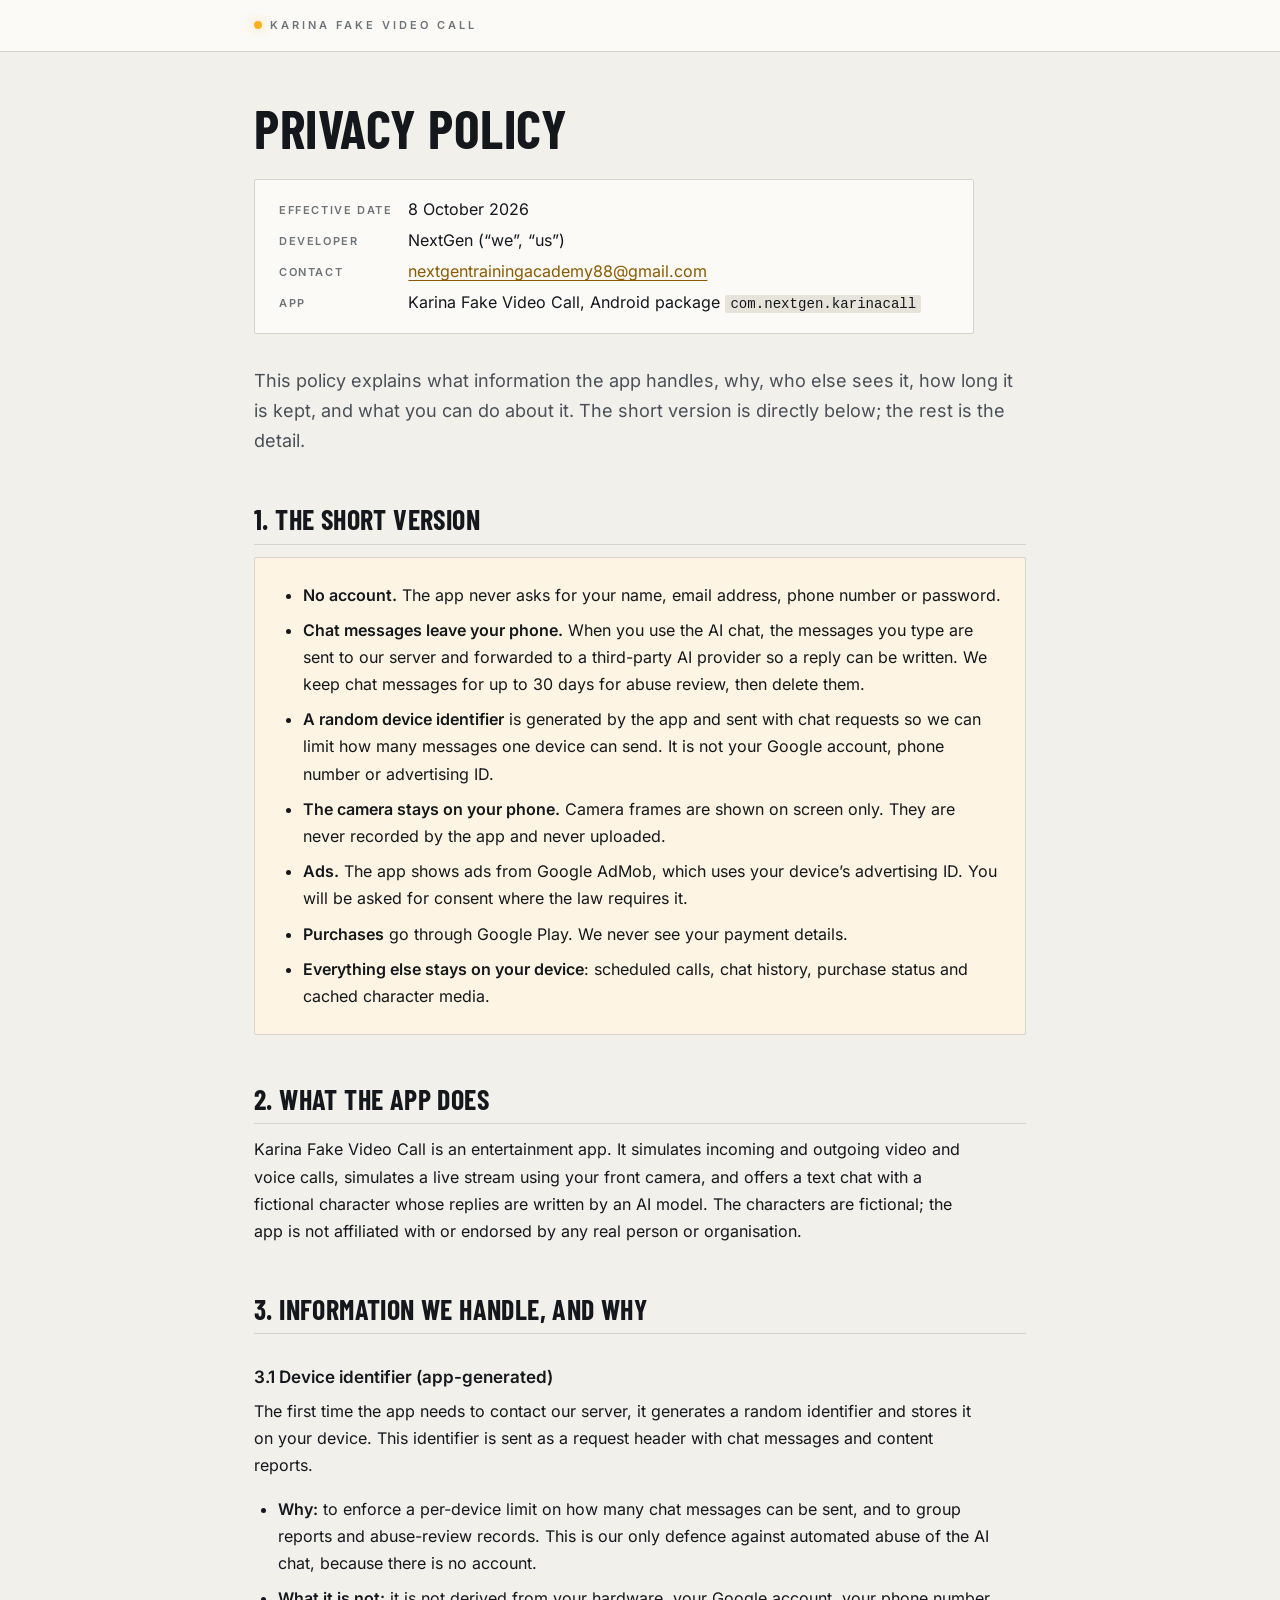
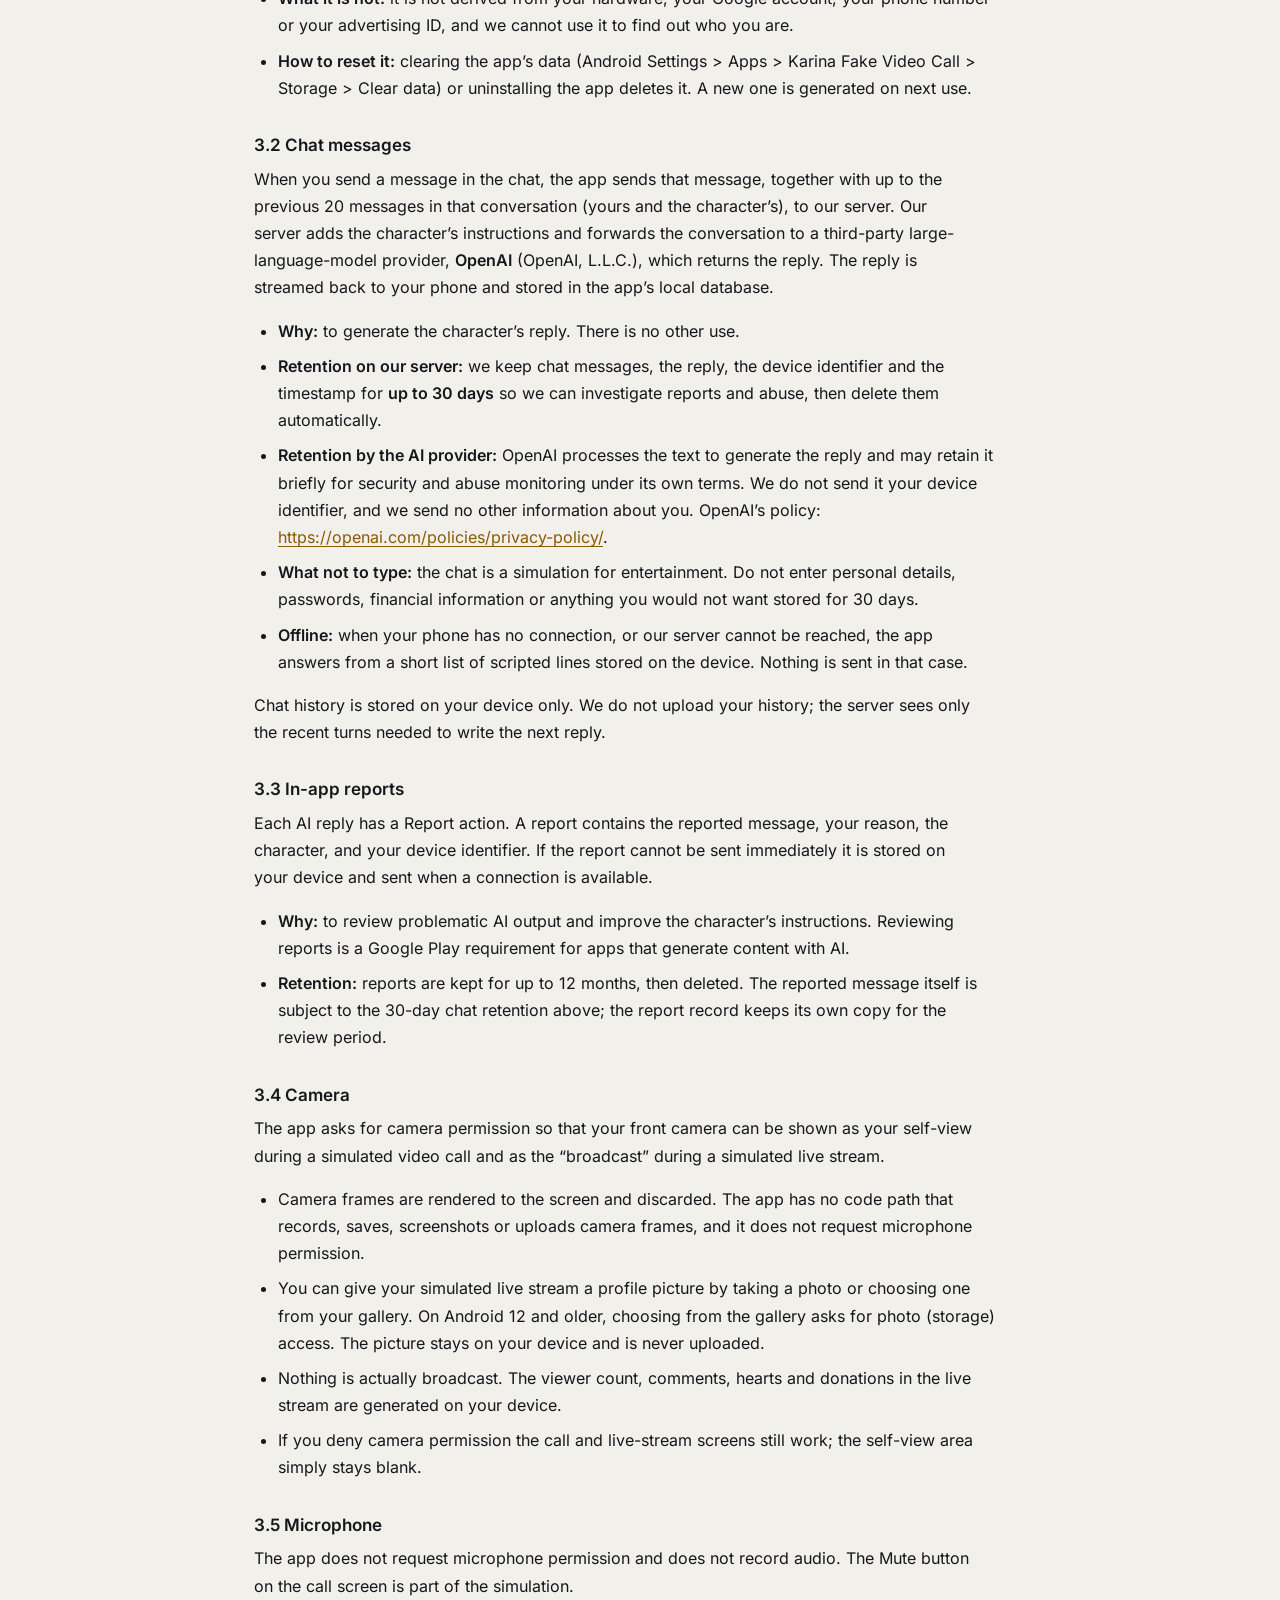
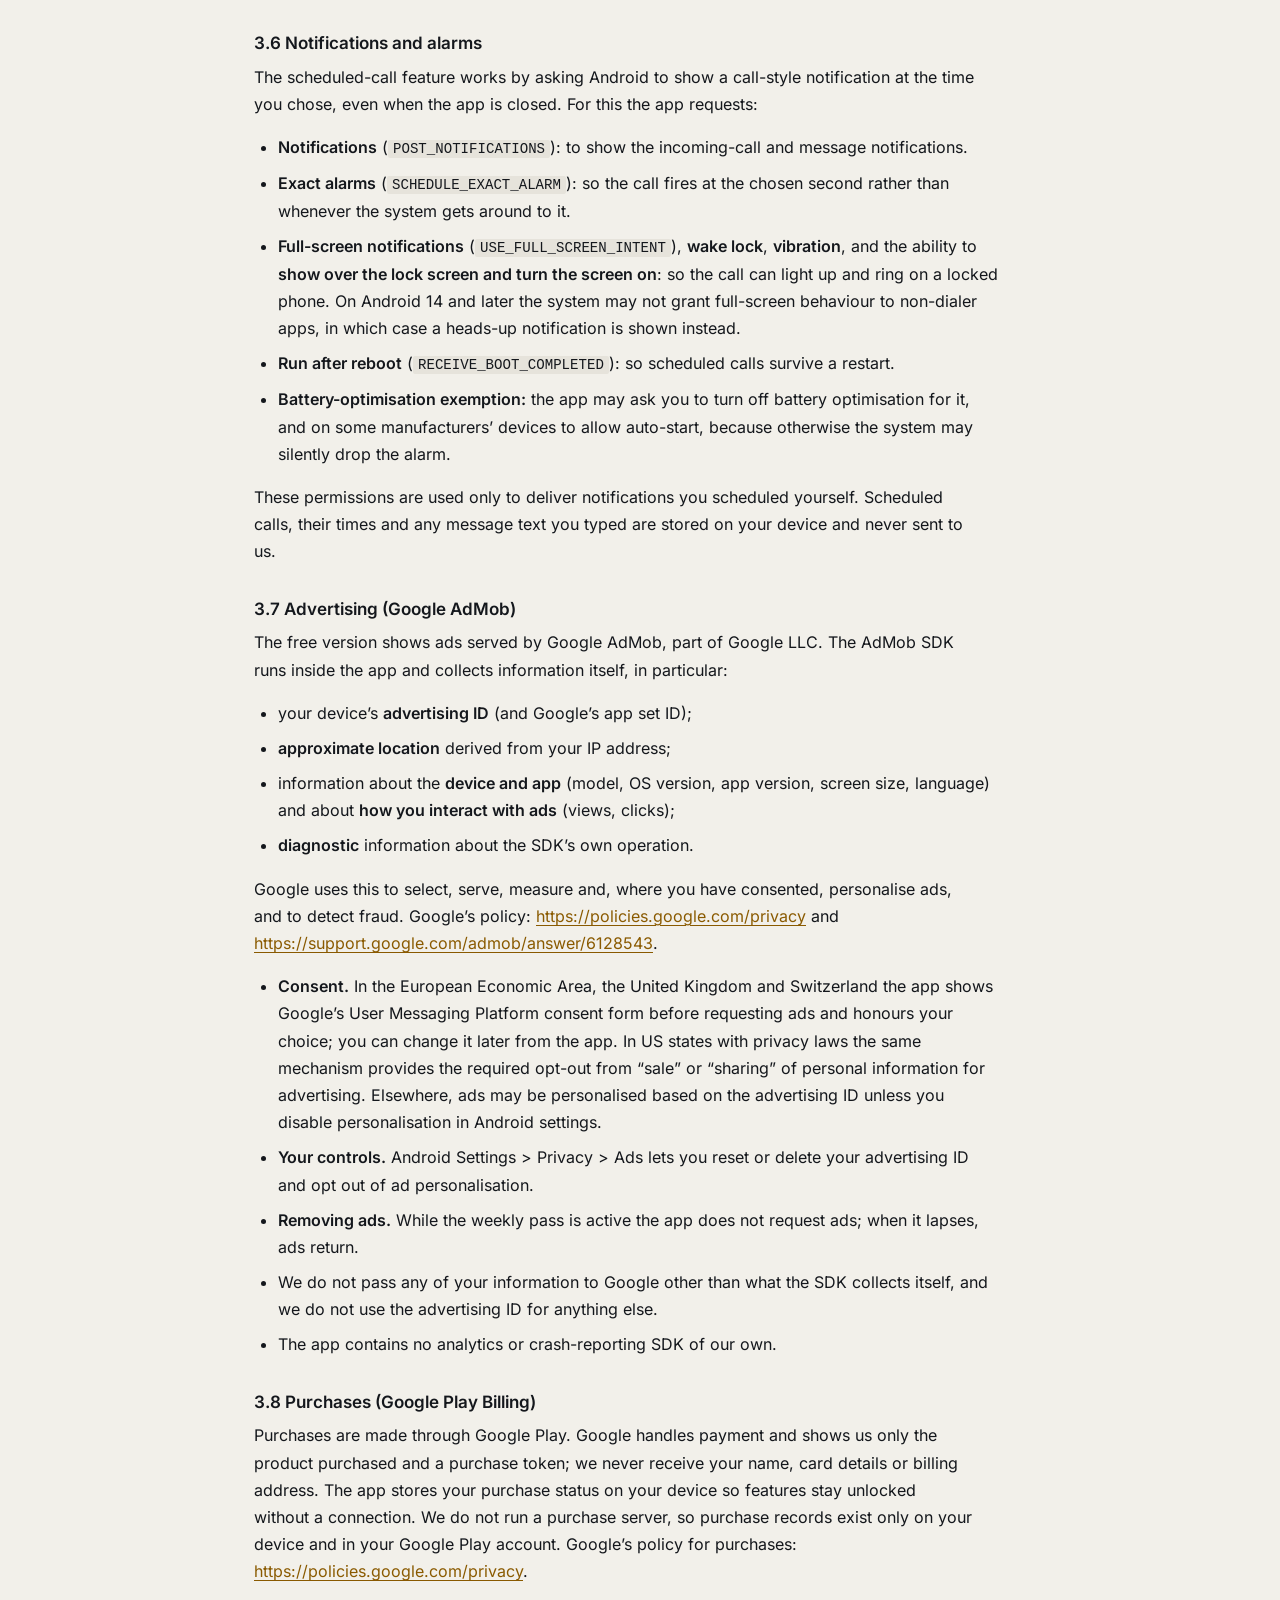
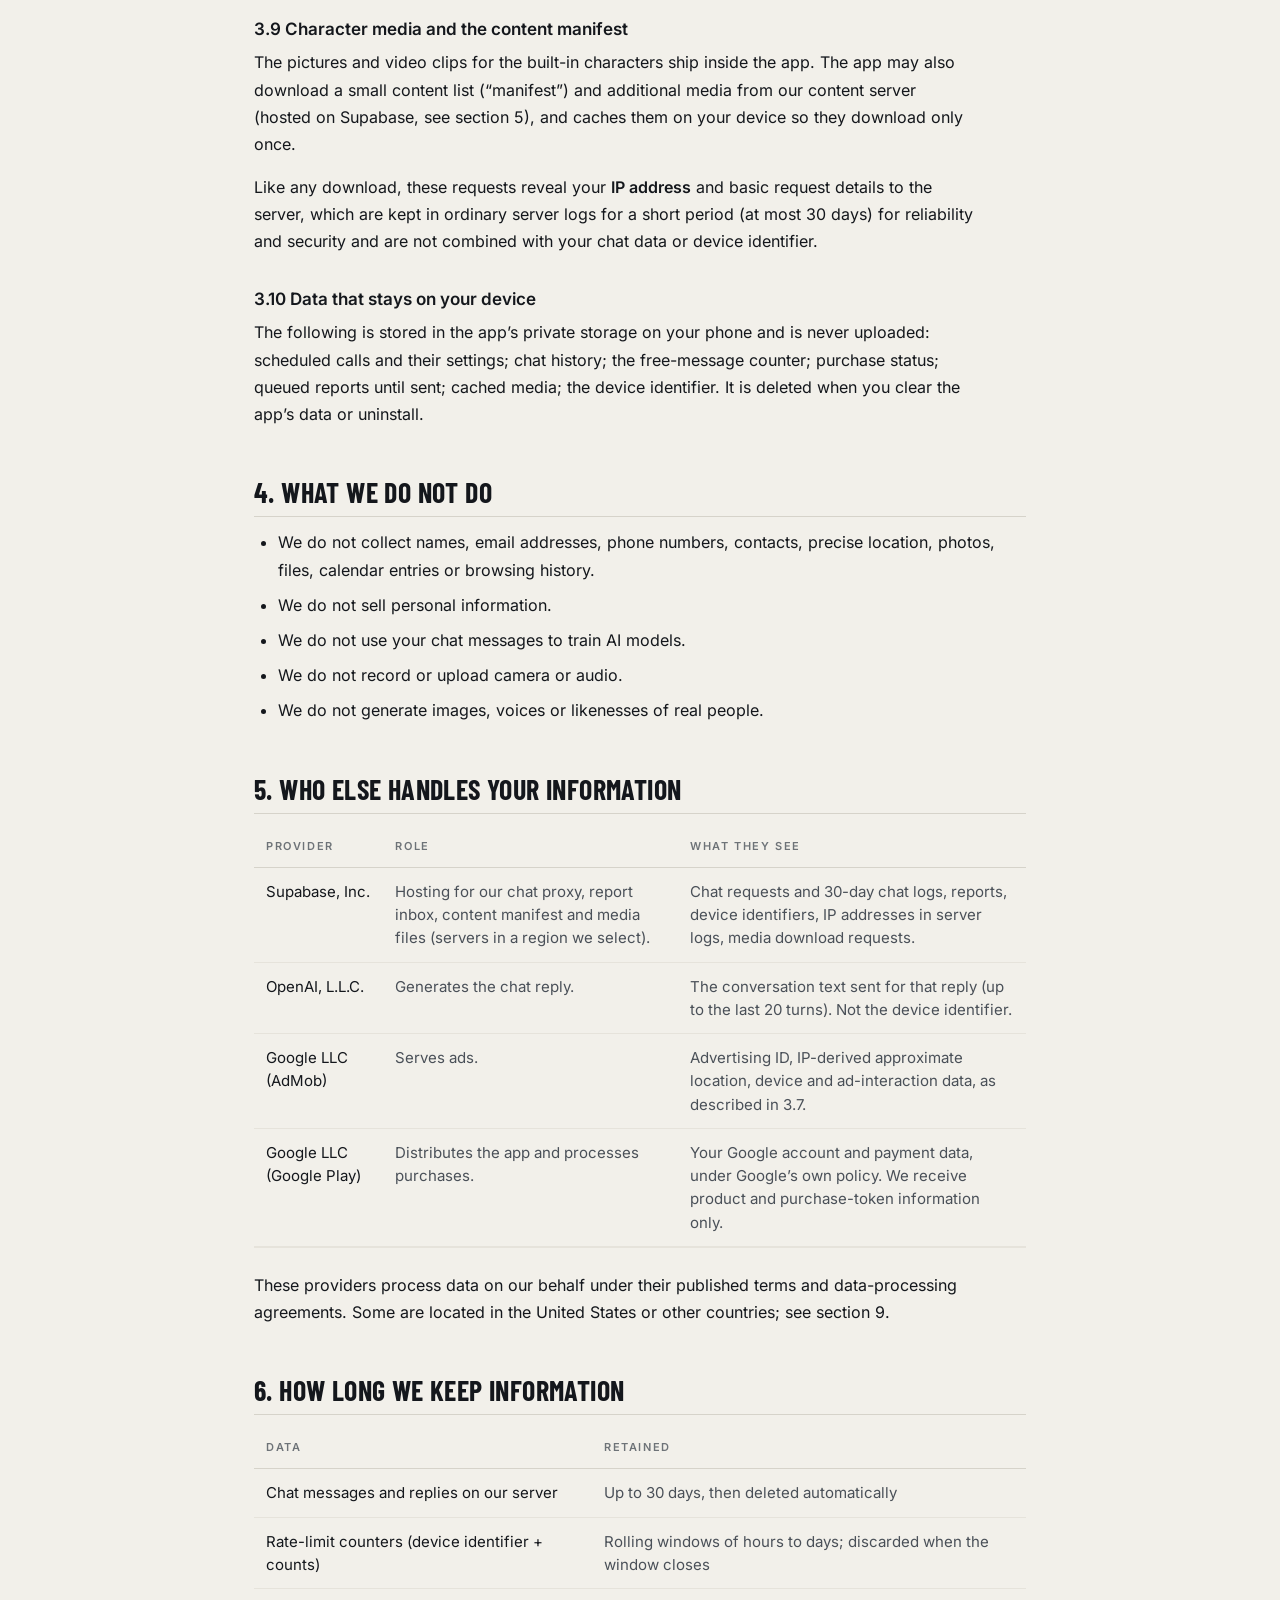
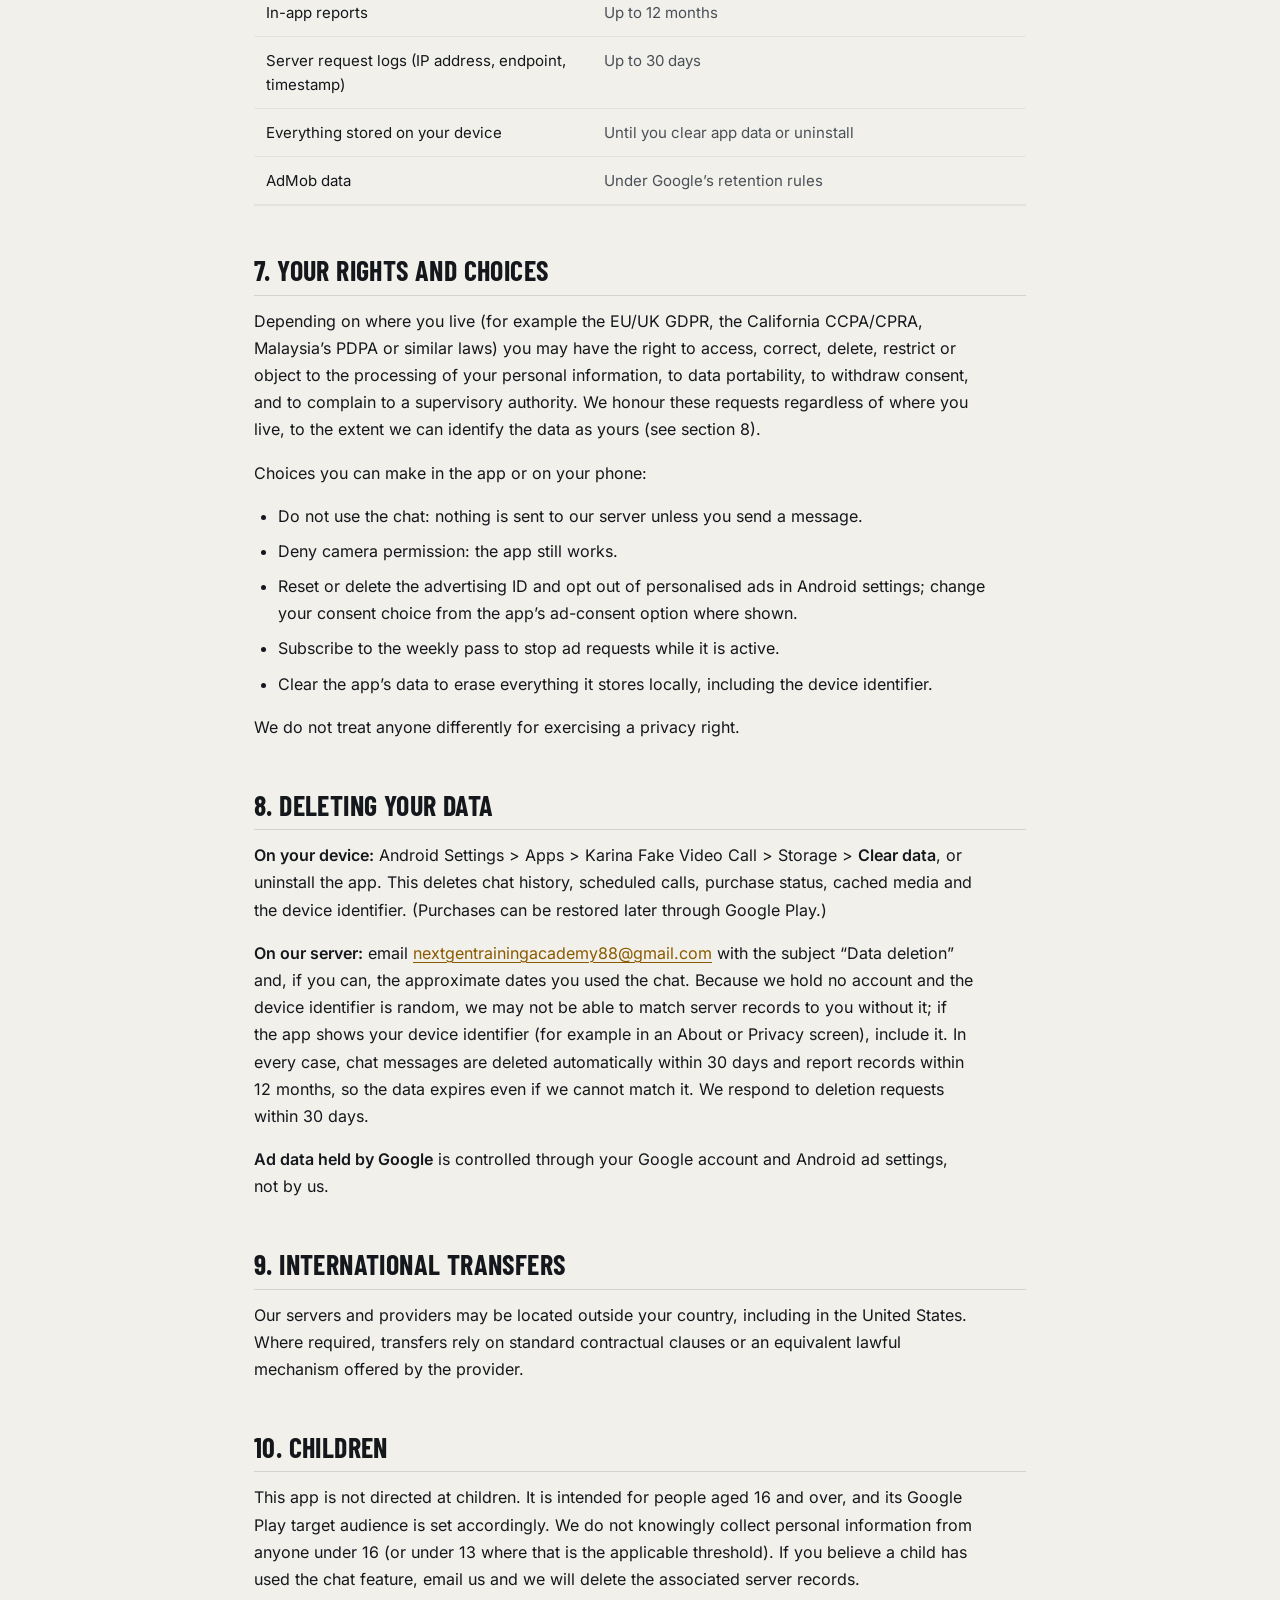
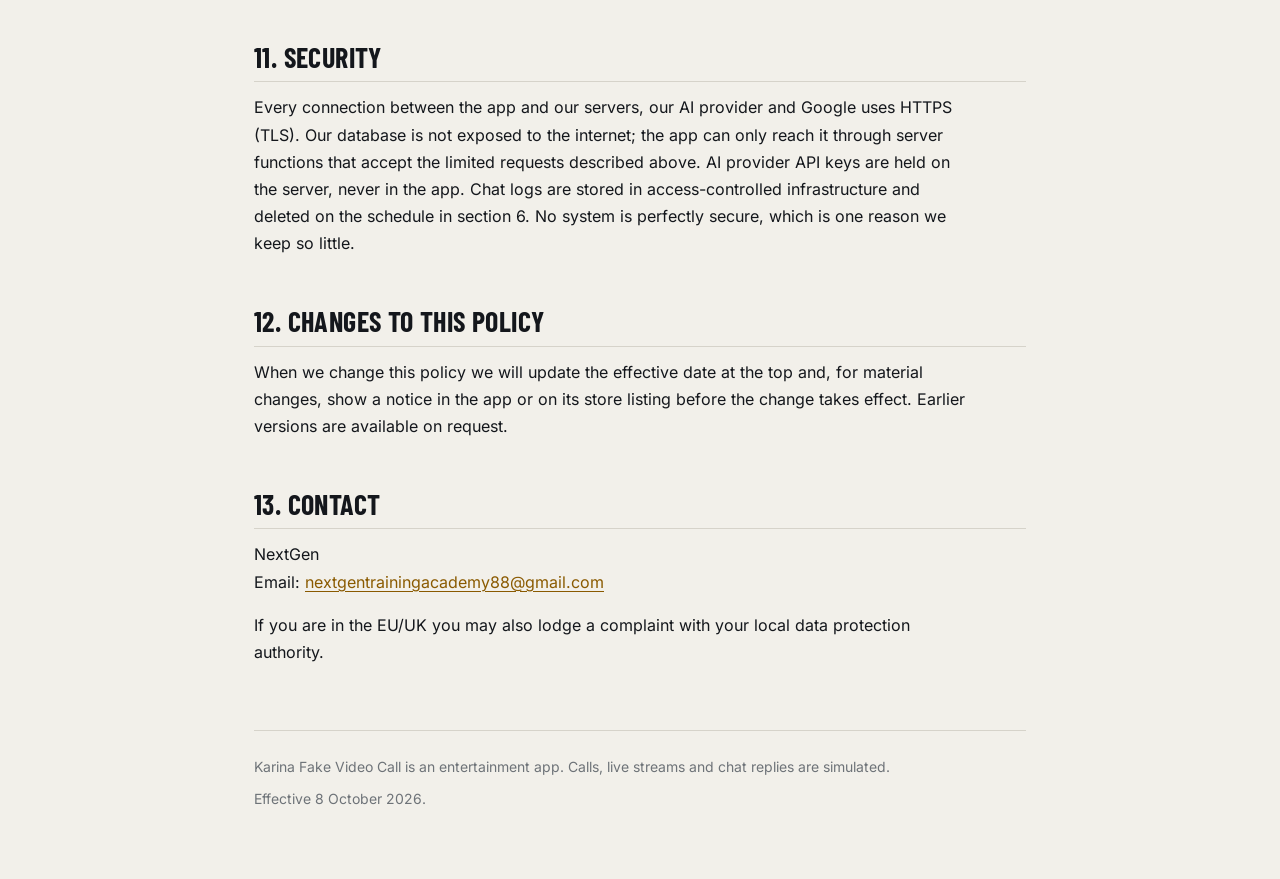
<file: karina-fake-video-call/index.html>
<!doctype html>
<html lang="en">
<head>
<meta charset="utf-8">
<meta name="viewport" content="width=device-width, initial-scale=1">
<title>Privacy Policy — Karina Fake Video Call</title>
<meta name="description" content="Privacy policy for the Karina Fake Video Call Android app: what the app handles, why, who else sees it, how long it is kept, and how to delete it.">
<meta name="robots" content="index, follow">
<link rel="stylesheet" href="fonts.css">
<style>
/* ─────────────────────────────────────────────────────────────────────────
   The printed timetable, not the lit board. Same world as the app
   (src/design/tokens.ts) but inverted for its real use scene: a long legal
   text, read on a phone in daylight or by a reviewer on a desktop, and
   printed as often as it is read. Light by default, dark when the reader
   asks for it. Legibility outranks expression on this page.

   This folder is the deployable unit — index.html plus fonts.css. Copy the
   whole folder to a public host; nothing else is required and nothing is
   fetched from the network.
   ───────────────────────────────────────────────────────────────────────── */
:root{
  --u1:4px; --u2:8px; --u3:12px; --u4:16px; --u6:24px;
  --u8:32px; --u10:40px; --u12:48px; --u16:64px;

  --paper:#F2F0EA;        /* painted letter white, now the ground */
  --paper-raised:#FBFAF7;
  --rule:#D6D3CA;
  --rule-soft:#E6E3DB;
  --ink:#14171C;
  --ink-dim:#4A5058;
  --ink-faint:#6E7378;    /* brushed steel */
  --amber:#8A5A00;        /* the pending lamp, darkened to carry text on paper */
  --amber-lamp:#FFB020;
  --accent-bg:#FDF4E3;

  --font-flap:"Barlow Condensed","Arial Narrow",Haettenschweiler,sans-serif-condensed,sans-serif;
  --font-body:"Inter","Segoe UI",Roboto,system-ui,sans-serif;
  --measure:72ch;
}
@media (prefers-color-scheme:dark){
  :root{
    --paper:#0E1013; --paper-raised:#191C21;
    --rule:#3A3E43; --rule-soft:#22262C;
    --ink:#F2F0EA; --ink-dim:#9BA0A6; --ink-faint:#878C93;
    --amber:#FFB020; --accent-bg:#191C21;
  }
}

*,*::before,*::after{box-sizing:border-box}
html{-webkit-text-size-adjust:100%}
body{
  margin:0;background:var(--paper);color:var(--ink);
  font-family:var(--font-body);font-size:16px;line-height:1.7;
}
::selection{background:var(--amber-lamp);color:#0A0C0E}
:focus-visible{outline:2px solid var(--amber);outline-offset:2px}

a{color:var(--amber);text-decoration:underline;text-underline-offset:3px;text-decoration-thickness:1px}
a:hover{text-decoration-thickness:2px}

/* Frame header — the one piece of the board that survives onto paper. */
.frame{background:var(--paper-raised);border-bottom:1px solid var(--rule)}
.frame-inner{max-width:820px;margin:0 auto;padding:var(--u4) var(--u6);display:flex;align-items:center;gap:var(--u2)}
.lamp{width:var(--u2);height:var(--u2);border-radius:999px;background:var(--amber-lamp);flex:none;box-shadow:0 0 var(--u3) rgba(255,176,32,.5)}
.board-name{font-weight:600;font-size:11px;letter-spacing:3px;text-transform:uppercase;color:var(--ink-faint)}

main{max-width:820px;margin:0 auto;padding:var(--u12) var(--u6) var(--u16)}

h1{
  font-family:var(--font-flap);font-weight:700;
  font-size:clamp(34px,6.5vw,54px);line-height:1.02;letter-spacing:.5px;
  text-transform:uppercase;margin:0 0 var(--u6);
}
h2{
  font-family:var(--font-flap);font-weight:700;
  font-size:clamp(22px,3.2vw,28px);line-height:1.15;letter-spacing:.4px;
  text-transform:uppercase;margin:var(--u12) 0 var(--u3);
  padding-bottom:var(--u2);border-bottom:1px solid var(--rule);
}
h3{
  font-family:var(--font-body);font-weight:600;font-size:17px;line-height:1.4;
  margin:var(--u8) 0 var(--u2);color:var(--ink);
}
/* The policy quotes full URLs inline; without this they push the page wide on a phone. */
p,li,td,dd{overflow-wrap:anywhere}
p,li{max-width:var(--measure)}
p{margin:0 0 var(--u4)}
ul{margin:0 0 var(--u4);padding-left:var(--u6)}
li{margin-bottom:var(--u2)}
strong{font-weight:600}
code{
  font-family:ui-monospace,SFMono-Regular,Menlo,Consolas,monospace;
  font-size:.88em;background:var(--rule-soft);padding:1px 5px;border-radius:2px;
}

/* Masthead block: the identity fields. */
.meta{
  background:var(--paper-raised);border:1px solid var(--rule);border-radius:2px;
  padding:var(--u4) var(--u6);margin:0 0 var(--u8);max-width:var(--measure);
}
.meta dl{margin:0;display:grid;grid-template-columns:auto 1fr;gap:var(--u1) var(--u4)}
.meta dt{font-weight:600;font-size:11px;letter-spacing:1.6px;text-transform:uppercase;color:var(--ink-faint);padding-top:5px}
.meta dd{margin:0}

.standfirst{font-size:18px;line-height:1.65;color:var(--ink-dim)}

/* The short version earns the one tinted panel on the page. */
.summary{
  background:var(--accent-bg);border:1px solid var(--rule);border-radius:2px;
  padding:var(--u6);margin:0 0 var(--u4);
}
.summary ul{margin:0;padding-left:var(--u6)}
.summary li:last-child{margin-bottom:0}

.scroller{overflow-x:auto;margin:0 0 var(--u6);border-bottom:1px solid var(--rule-soft)}
table{border-collapse:collapse;width:100%;min-width:520px;font-size:15px;line-height:1.55}
th{
  text-align:left;font-weight:600;font-size:11px;letter-spacing:1.6px;text-transform:uppercase;
  color:var(--ink-faint);padding:var(--u3);border-bottom:1px solid var(--rule);vertical-align:bottom;
}
td{padding:var(--u3);border-bottom:1px solid var(--rule-soft);color:var(--ink-dim);vertical-align:top}
td:first-child{color:var(--ink);font-weight:500}

hr{border:0;border-top:1px solid var(--rule);margin:var(--u12) 0}

footer{border-top:1px solid var(--rule);margin-top:var(--u16);padding-top:var(--u6);color:var(--ink-faint);font-size:14px}
footer p{margin:0 0 var(--u2)}

@media (max-width:640px){
  main{padding:var(--u8) var(--u4) var(--u12)}
  .frame-inner{padding:var(--u3) var(--u4)}
  .meta{padding:var(--u4)}
  .meta dl{grid-template-columns:1fr;gap:0}
  .meta dt{padding-top:var(--u2)}
  .summary{padding:var(--u4)}
  body{font-size:16px}
}

@media print{
  :root{--paper:#fff;--paper-raised:#fff;--ink:#000;--ink-dim:#222;--ink-faint:#555;--amber:#000;--accent-bg:#fff;--rule:#bbb;--rule-soft:#ddd}
  body{font-size:10.5pt;line-height:1.5}
  main{max-width:none;padding:0}
  .frame{border-bottom:1px solid #bbb}
  .lamp{box-shadow:none;border:1px solid #666}
  h2{page-break-after:avoid}
  h2,h3{page-break-inside:avoid}
  tr,li{page-break-inside:avoid}
  a{color:#000}
  a[href^="http"]::after{content:" (" attr(href) ")";font-size:8pt;color:#555;word-break:break-all}
  .summary{border:1px solid #bbb}
}
</style>
</head>
<body>

<header class="frame">
  <div class="frame-inner">
    <span class="lamp" aria-hidden="true"></span>
    <span class="board-name">Karina Fake Video Call</span>
  </div>
</header>

<main>
  <h1>Privacy Policy</h1>

  <div class="meta">
    <dl>
      <dt>Effective date</dt><dd>8 October 2026</dd>
      <dt>Developer</dt><dd>NextGen (&ldquo;we&rdquo;, &ldquo;us&rdquo;)</dd>
      <dt>Contact</dt><dd><a href="mailto:nextgentrainingacademy88@gmail.com">nextgentrainingacademy88@gmail.com</a></dd>
      <dt>App</dt><dd>Karina Fake Video Call, Android package <code>com.nextgen.karinacall</code></dd>
    </dl>
  </div>

  <p class="standfirst">This policy explains what information the app handles, why, who else sees it, how long it is kept, and what you can do about it. The short version is directly below; the rest is the detail.</p>

  <h2>1. The short version</h2>
  <div class="summary">
    <ul>
      <li><strong>No account.</strong> The app never asks for your name, email address, phone number or password.</li>
      <li><strong>Chat messages leave your phone.</strong> When you use the AI chat, the messages you type are sent to our server and forwarded to a third-party AI provider so a reply can be written. We keep chat messages for up to 30 days for abuse review, then delete them.</li>
      <li><strong>A random device identifier</strong> is generated by the app and sent with chat requests so we can limit how many messages one device can send. It is not your Google account, phone number or advertising ID.</li>
      <li><strong>The camera stays on your phone.</strong> Camera frames are shown on screen only. They are never recorded by the app and never uploaded.</li>
      <li><strong>Ads.</strong> The app shows ads from Google AdMob, which uses your device&rsquo;s advertising ID. You will be asked for consent where the law requires it.</li>
      <li><strong>Purchases</strong> go through Google Play. We never see your payment details.</li>
      <li><strong>Everything else stays on your device</strong>: scheduled calls, chat history, purchase status and cached character media.</li>
    </ul>
  </div>

  <h2>2. What the app does</h2>
  <p>Karina Fake Video Call is an entertainment app. It simulates incoming and outgoing video and voice calls, simulates a live stream using your front camera, and offers a text chat with a fictional character whose replies are written by an AI model. The characters are fictional; the app is not affiliated with or endorsed by any real person or organisation.</p>

  <h2>3. Information we handle, and why</h2>

  <h3>3.1 Device identifier (app-generated)</h3>
  <p>The first time the app needs to contact our server, it generates a random identifier and stores it on your device. This identifier is sent as a request header with chat messages and content reports.</p>
  <ul>
    <li><strong>Why:</strong> to enforce a per-device limit on how many chat messages can be sent, and to group reports and abuse-review records. This is our only defence against automated abuse of the AI chat, because there is no account.</li>
    <li><strong>What it is not:</strong> it is not derived from your hardware, your Google account, your phone number or your advertising ID, and we cannot use it to find out who you are.</li>
    <li><strong>How to reset it:</strong> clearing the app&rsquo;s data (Android Settings &gt; Apps &gt; Karina Fake Video Call &gt; Storage &gt; Clear data) or uninstalling the app deletes it. A new one is generated on next use.</li>
  </ul>

  <h3>3.2 Chat messages</h3>
  <p>When you send a message in the chat, the app sends that message, together with up to the previous 20 messages in that conversation (yours and the character&rsquo;s), to our server. Our server adds the character&rsquo;s instructions and forwards the conversation to a third-party large-language-model provider, <strong>OpenAI</strong> (OpenAI, L.L.C.), which returns the reply. The reply is streamed back to your phone and stored in the app&rsquo;s local database.</p>
  <ul>
    <li><strong>Why:</strong> to generate the character&rsquo;s reply. There is no other use.</li>
    <li><strong>Retention on our server:</strong> we keep chat messages, the reply, the device identifier and the timestamp for <strong>up to 30 days</strong> so we can investigate reports and abuse, then delete them automatically.</li>
    <li><strong>Retention by the AI provider:</strong> OpenAI processes the text to generate the reply and may retain it briefly for security and abuse monitoring under its own terms. We do not send it your device identifier, and we send no other information about you. OpenAI&rsquo;s policy: <a href="https://openai.com/policies/privacy-policy/">https://openai.com/policies/privacy-policy/</a>.</li>
    <li><strong>What not to type:</strong> the chat is a simulation for entertainment. Do not enter personal details, passwords, financial information or anything you would not want stored for 30 days.</li>
    <li><strong>Offline:</strong> when your phone has no connection, or our server cannot be reached, the app answers from a short list of scripted lines stored on the device. Nothing is sent in that case.</li>
  </ul>
  <p>Chat history is stored on your device only. We do not upload your history; the server sees only the recent turns needed to write the next reply.</p>

  <h3>3.3 In-app reports</h3>
  <p>Each AI reply has a Report action. A report contains the reported message, your reason, the character, and your device identifier. If the report cannot be sent immediately it is stored on your device and sent when a connection is available.</p>
  <ul>
    <li><strong>Why:</strong> to review problematic AI output and improve the character&rsquo;s instructions. Reviewing reports is a Google Play requirement for apps that generate content with AI.</li>
    <li><strong>Retention:</strong> reports are kept for up to 12 months, then deleted. The reported message itself is subject to the 30-day chat retention above; the report record keeps its own copy for the review period.</li>
  </ul>

  <h3>3.4 Camera</h3>
  <p>The app asks for camera permission so that your front camera can be shown as your self-view during a simulated video call and as the &ldquo;broadcast&rdquo; during a simulated live stream.</p>
  <ul>
    <li>Camera frames are rendered to the screen and discarded. The app has no code path that records, saves, screenshots or uploads camera frames, and it does not request microphone permission.</li>
    <li>You can give your simulated live stream a profile picture by taking a photo or choosing one from your gallery. On Android 12 and older, choosing from the gallery asks for photo (storage) access. The picture stays on your device and is never uploaded.</li>
    <li>Nothing is actually broadcast. The viewer count, comments, hearts and donations in the live stream are generated on your device.</li>
    <li>If you deny camera permission the call and live-stream screens still work; the self-view area simply stays blank.</li>
  </ul>

  <h3>3.5 Microphone</h3>
  <p>The app does not request microphone permission and does not record audio. The Mute button on the call screen is part of the simulation.</p>

  <h3>3.6 Notifications and alarms</h3>
  <p>The scheduled-call feature works by asking Android to show a call-style notification at the time you chose, even when the app is closed. For this the app requests:</p>
  <ul>
    <li><strong>Notifications</strong> (<code>POST_NOTIFICATIONS</code>): to show the incoming-call and message notifications.</li>
    <li><strong>Exact alarms</strong> (<code>SCHEDULE_EXACT_ALARM</code>): so the call fires at the chosen second rather than whenever the system gets around to it.</li>
    <li><strong>Full-screen notifications</strong> (<code>USE_FULL_SCREEN_INTENT</code>), <strong>wake lock</strong>, <strong>vibration</strong>, and the ability to <strong>show over the lock screen and turn the screen on</strong>: so the call can light up and ring on a locked phone. On Android 14 and later the system may not grant full-screen behaviour to non-dialer apps, in which case a heads-up notification is shown instead.</li>
    <li><strong>Run after reboot</strong> (<code>RECEIVE_BOOT_COMPLETED</code>): so scheduled calls survive a restart.</li>
    <li><strong>Battery-optimisation exemption:</strong> the app may ask you to turn off battery optimisation for it, and on some manufacturers&rsquo; devices to allow auto-start, because otherwise the system may silently drop the alarm.</li>
  </ul>
  <p>These permissions are used only to deliver notifications you scheduled yourself. Scheduled calls, their times and any message text you typed are stored on your device and never sent to us.</p>

  <h3 id="ads">3.7 Advertising (Google AdMob)</h3>
  <p>The free version shows ads served by Google AdMob, part of Google LLC. The AdMob SDK runs inside the app and collects information itself, in particular:</p>
  <ul>
    <li>your device&rsquo;s <strong>advertising ID</strong> (and Google&rsquo;s app set ID);</li>
    <li><strong>approximate location</strong> derived from your IP address;</li>
    <li>information about the <strong>device and app</strong> (model, OS version, app version, screen size, language) and about <strong>how you interact with ads</strong> (views, clicks);</li>
    <li><strong>diagnostic</strong> information about the SDK&rsquo;s own operation.</li>
  </ul>
  <p>Google uses this to select, serve, measure and, where you have consented, personalise ads, and to detect fraud. Google&rsquo;s policy: <a href="https://policies.google.com/privacy">https://policies.google.com/privacy</a> and <a href="https://support.google.com/admob/answer/6128543">https://support.google.com/admob/answer/6128543</a>.</p>
  <ul>
    <li><strong>Consent.</strong> In the European Economic Area, the United Kingdom and Switzerland the app shows Google&rsquo;s User Messaging Platform consent form before requesting ads and honours your choice; you can change it later from the app. In US states with privacy laws the same mechanism provides the required opt-out from &ldquo;sale&rdquo; or &ldquo;sharing&rdquo; of personal information for advertising. Elsewhere, ads may be personalised based on the advertising ID unless you disable personalisation in Android settings.</li>
    <li><strong>Your controls.</strong> Android Settings &gt; Privacy &gt; Ads lets you reset or delete your advertising ID and opt out of ad personalisation.</li>
    <li><strong>Removing ads.</strong> While the weekly pass is active the app does not request ads; when it lapses, ads return.</li>
    <li>We do not pass any of your information to Google other than what the SDK collects itself, and we do not use the advertising ID for anything else.</li>
    <li>The app contains no analytics or crash-reporting SDK of our own.</li>
  </ul>

  <h3>3.8 Purchases (Google Play Billing)</h3>
  <p>Purchases are made through Google Play. Google handles payment and shows us only the product purchased and a purchase token; we never receive your name, card details or billing address. The app stores your purchase status on your device so features stay unlocked without a connection. We do not run a purchase server, so purchase records exist only on your device and in your Google Play account. Google&rsquo;s policy for purchases: <a href="https://policies.google.com/privacy">https://policies.google.com/privacy</a>.</p>

  <h3>3.9 Character media and the content manifest</h3>
  <p>The pictures and video clips for the built-in characters ship inside the app. The app may also download a small content list (&ldquo;manifest&rdquo;) and additional media from our content server (hosted on Supabase, see section 5), and caches them on your device so they download only once.</p>
  <p>Like any download, these requests reveal your <strong>IP address</strong> and basic request details to the server, which are kept in ordinary server logs for a short period (at most 30 days) for reliability and security and are not combined with your chat data or device identifier.</p>

  <h3>3.10 Data that stays on your device</h3>
  <p>The following is stored in the app&rsquo;s private storage on your phone and is never uploaded: scheduled calls and their settings; chat history; the free-message counter; purchase status; queued reports until sent; cached media; the device identifier. It is deleted when you clear the app&rsquo;s data or uninstall.</p>

  <h2>4. What we do not do</h2>
  <ul>
    <li>We do not collect names, email addresses, phone numbers, contacts, precise location, photos, files, calendar entries or browsing history.</li>
    <li>We do not sell personal information.</li>
    <li>We do not use your chat messages to train AI models.</li>
    <li>We do not record or upload camera or audio.</li>
    <li>We do not generate images, voices or likenesses of real people.</li>
  </ul>

  <h2>5. Who else handles your information</h2>
  <div class="scroller">
    <table>
      <thead><tr><th>Provider</th><th>Role</th><th>What they see</th></tr></thead>
      <tbody>
        <tr>
          <td>Supabase, Inc.</td>
          <td>Hosting for our chat proxy, report inbox, content manifest and media files (servers in a region we select).</td>
          <td>Chat requests and 30-day chat logs, reports, device identifiers, IP addresses in server logs, media download requests.</td>
        </tr>
        <tr>
          <td>OpenAI, L.L.C.</td>
          <td>Generates the chat reply.</td>
          <td>The conversation text sent for that reply (up to the last 20 turns). Not the device identifier.</td>
        </tr>
        <tr>
          <td>Google LLC (AdMob)</td>
          <td>Serves ads.</td>
          <td>Advertising ID, IP-derived approximate location, device and ad-interaction data, as described in 3.7.</td>
        </tr>
        <tr>
          <td>Google LLC (Google Play)</td>
          <td>Distributes the app and processes purchases.</td>
          <td>Your Google account and payment data, under Google&rsquo;s own policy. We receive product and purchase-token information only.</td>
        </tr>
      </tbody>
    </table>
  </div>
  <p>These providers process data on our behalf under their published terms and data-processing agreements. Some are located in the United States or other countries; see section 9.</p>

  <h2>6. How long we keep information</h2>
  <div class="scroller">
    <table>
      <thead><tr><th>Data</th><th>Retained</th></tr></thead>
      <tbody>
        <tr><td>Chat messages and replies on our server</td><td>Up to 30 days, then deleted automatically</td></tr>
        <tr><td>Rate-limit counters (device identifier + counts)</td><td>Rolling windows of hours to days; discarded when the window closes</td></tr>
        <tr><td>In-app reports</td><td>Up to 12 months</td></tr>
        <tr><td>Server request logs (IP address, endpoint, timestamp)</td><td>Up to 30 days</td></tr>
        <tr><td>Everything stored on your device</td><td>Until you clear app data or uninstall</td></tr>
        <tr><td>AdMob data</td><td>Under Google&rsquo;s retention rules</td></tr>
      </tbody>
    </table>
  </div>

  <h2>7. Your rights and choices</h2>
  <p>Depending on where you live (for example the EU/UK GDPR, the California CCPA/CPRA, Malaysia&rsquo;s PDPA or similar laws) you may have the right to access, correct, delete, restrict or object to the processing of your personal information, to data portability, to withdraw consent, and to complain to a supervisory authority. We honour these requests regardless of where you live, to the extent we can identify the data as yours (see section 8).</p>
  <p>Choices you can make in the app or on your phone:</p>
  <ul>
    <li>Do not use the chat: nothing is sent to our server unless you send a message.</li>
    <li>Deny camera permission: the app still works.</li>
    <li>Reset or delete the advertising ID and opt out of personalised ads in Android settings; change your consent choice from the app&rsquo;s ad-consent option where shown.</li>
    <li>Subscribe to the weekly pass to stop ad requests while it is active.</li>
    <li>Clear the app&rsquo;s data to erase everything it stores locally, including the device identifier.</li>
  </ul>
  <p>We do not treat anyone differently for exercising a privacy right.</p>

  <h2 id="delete-your-data">8. Deleting your data</h2>
  <p><strong>On your device:</strong> Android Settings &gt; Apps &gt; Karina Fake Video Call &gt; Storage &gt; <strong>Clear data</strong>, or uninstall the app. This deletes chat history, scheduled calls, purchase status, cached media and the device identifier. (Purchases can be restored later through Google Play.)</p>
  <p><strong>On our server:</strong> email <a href="mailto:nextgentrainingacademy88@gmail.com?subject=Data%20deletion">nextgentrainingacademy88@gmail.com</a> with the subject &ldquo;Data deletion&rdquo; and, if you can, the approximate dates you used the chat. Because we hold no account and the device identifier is random, we may not be able to match server records to you without it; if the app shows your device identifier (for example in an About or Privacy screen), include it. In every case, chat messages are deleted automatically within 30 days and report records within 12 months, so the data expires even if we cannot match it. We respond to deletion requests within 30 days.</p>
  <p><strong>Ad data held by Google</strong> is controlled through your Google account and Android ad settings, not by us.</p>

  <h2>9. International transfers</h2>
  <p>Our servers and providers may be located outside your country, including in the United States. Where required, transfers rely on standard contractual clauses or an equivalent lawful mechanism offered by the provider.</p>

  <h2>10. Children</h2>
  <p>This app is not directed at children. It is intended for people aged 16 and over, and its Google Play target audience is set accordingly. We do not knowingly collect personal information from anyone under 16 (or under 13 where that is the applicable threshold). If you believe a child has used the chat feature, email us and we will delete the associated server records.</p>

  <h2>11. Security</h2>
  <p>Every connection between the app and our servers, our AI provider and Google uses HTTPS (TLS). Our database is not exposed to the internet; the app can only reach it through server functions that accept the limited requests described above. AI provider API keys are held on the server, never in the app. Chat logs are stored in access-controlled infrastructure and deleted on the schedule in section 6. No system is perfectly secure, which is one reason we keep so little.</p>

  <h2>12. Changes to this policy</h2>
  <p>When we change this policy we will update the effective date at the top and, for material changes, show a notice in the app or on its store listing before the change takes effect. Earlier versions are available on request.</p>

  <h2>13. Contact</h2>
  <p>NextGen<br>
  Email: <a href="mailto:nextgentrainingacademy88@gmail.com">nextgentrainingacademy88@gmail.com</a></p>
  <p>If you are in the EU/UK you may also lodge a complaint with your local data protection authority.</p>

  <footer>
    <p>Karina Fake Video Call is an entertainment app. Calls, live streams and chat replies are simulated.</p>
    <p>Effective 8 October 2026.</p>
  </footer>
</main>

</body>
</html>
</file>
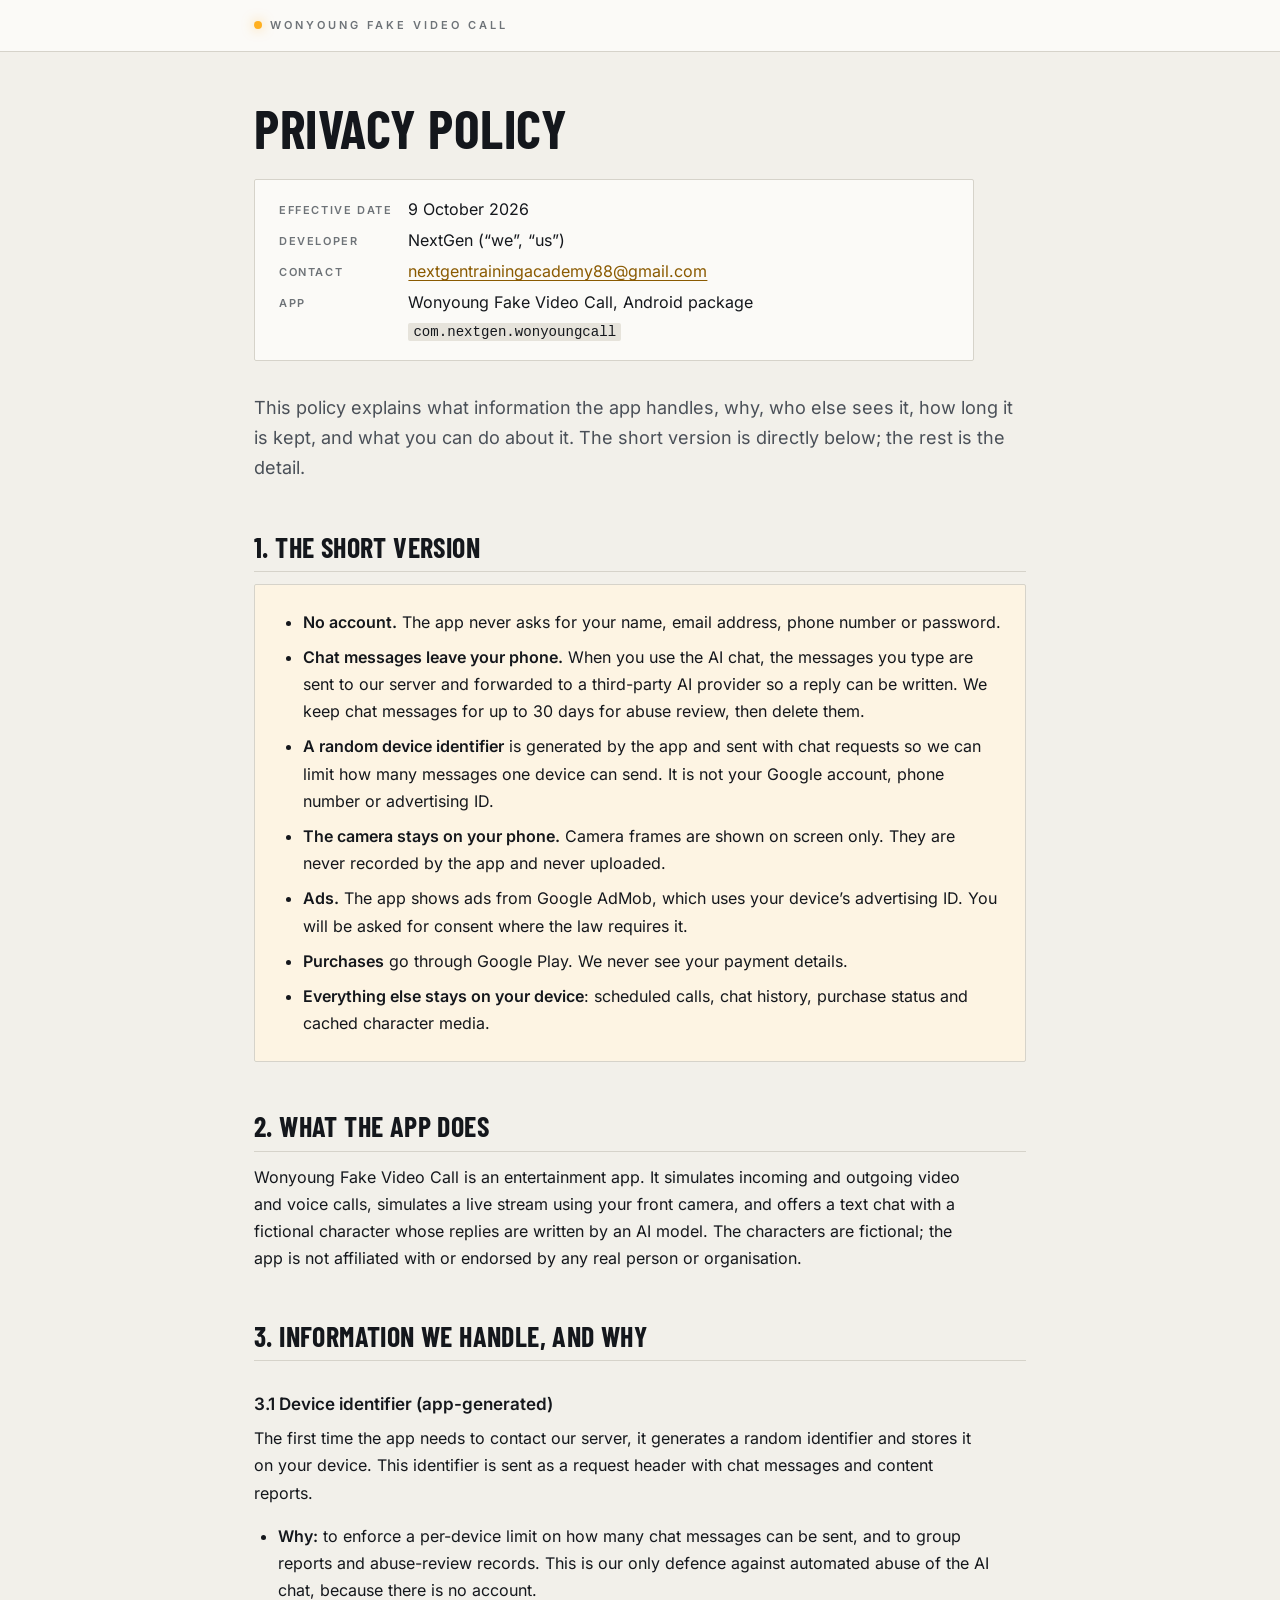
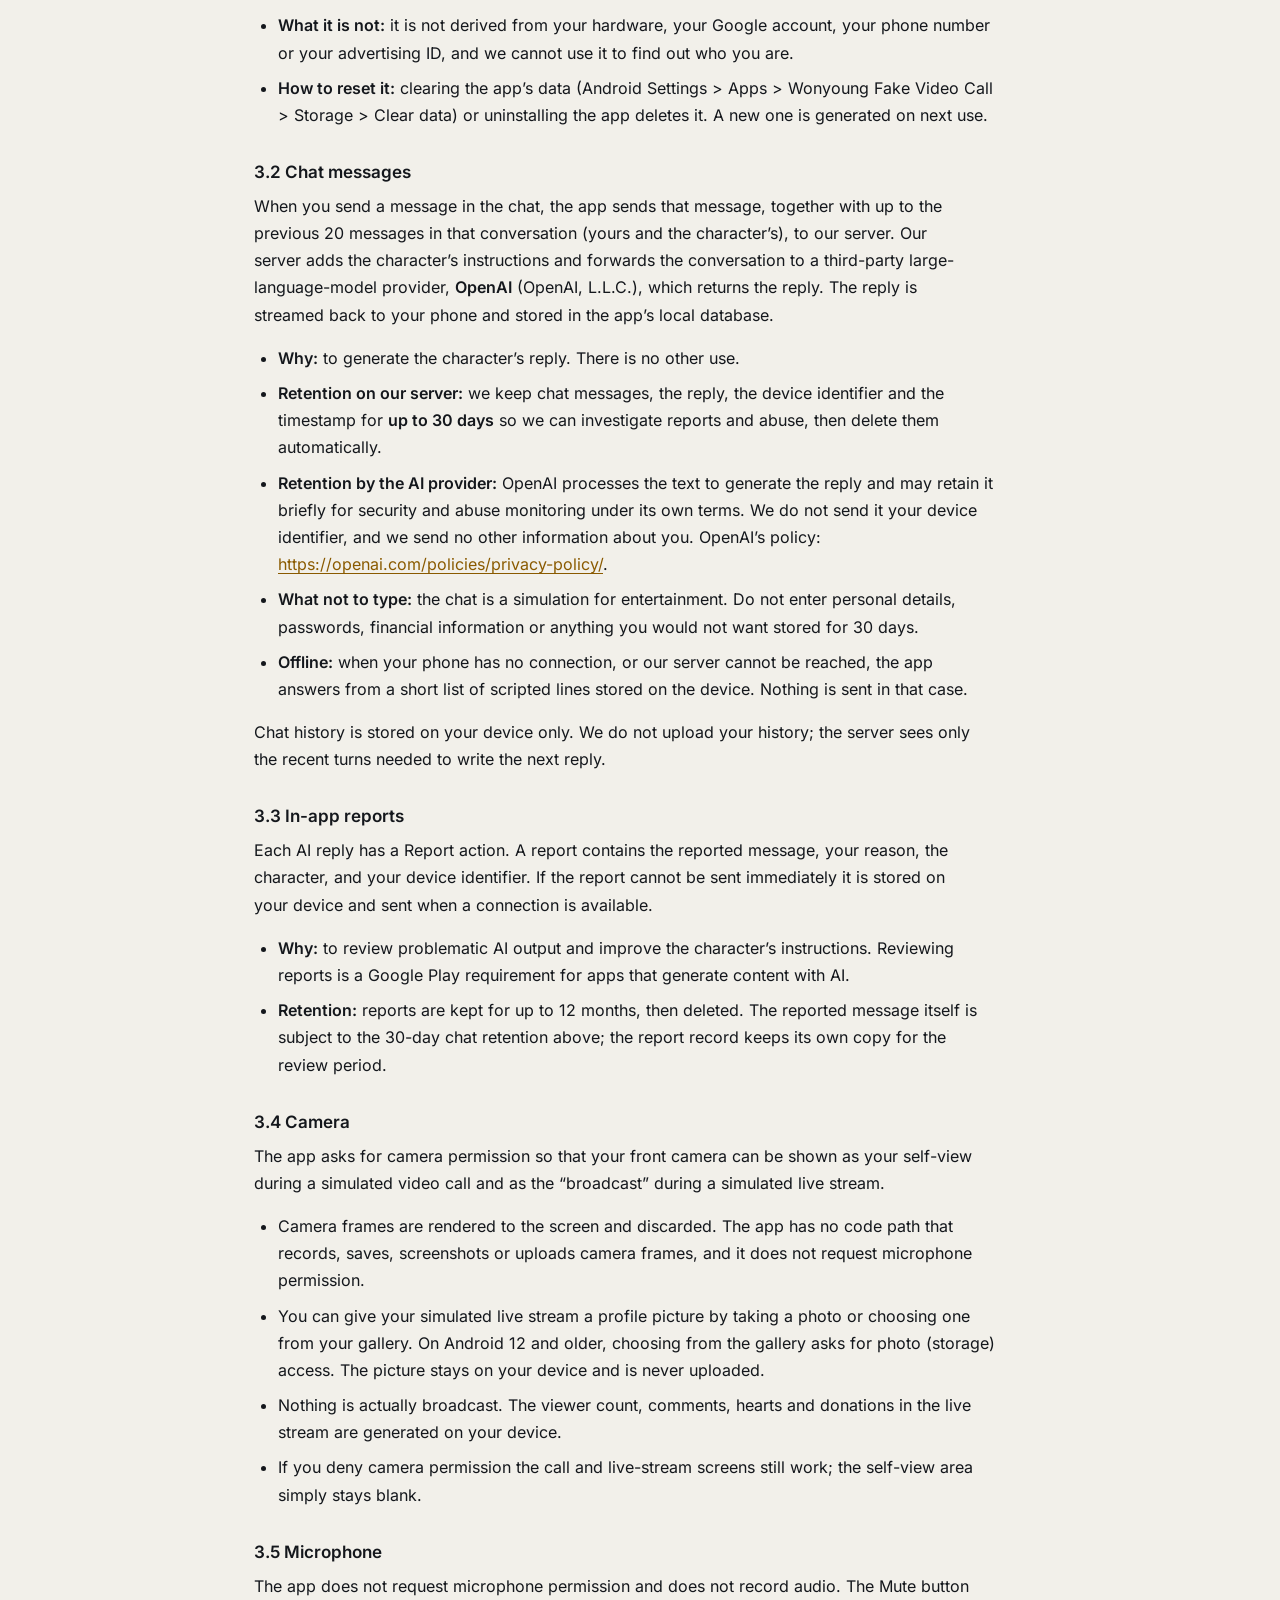
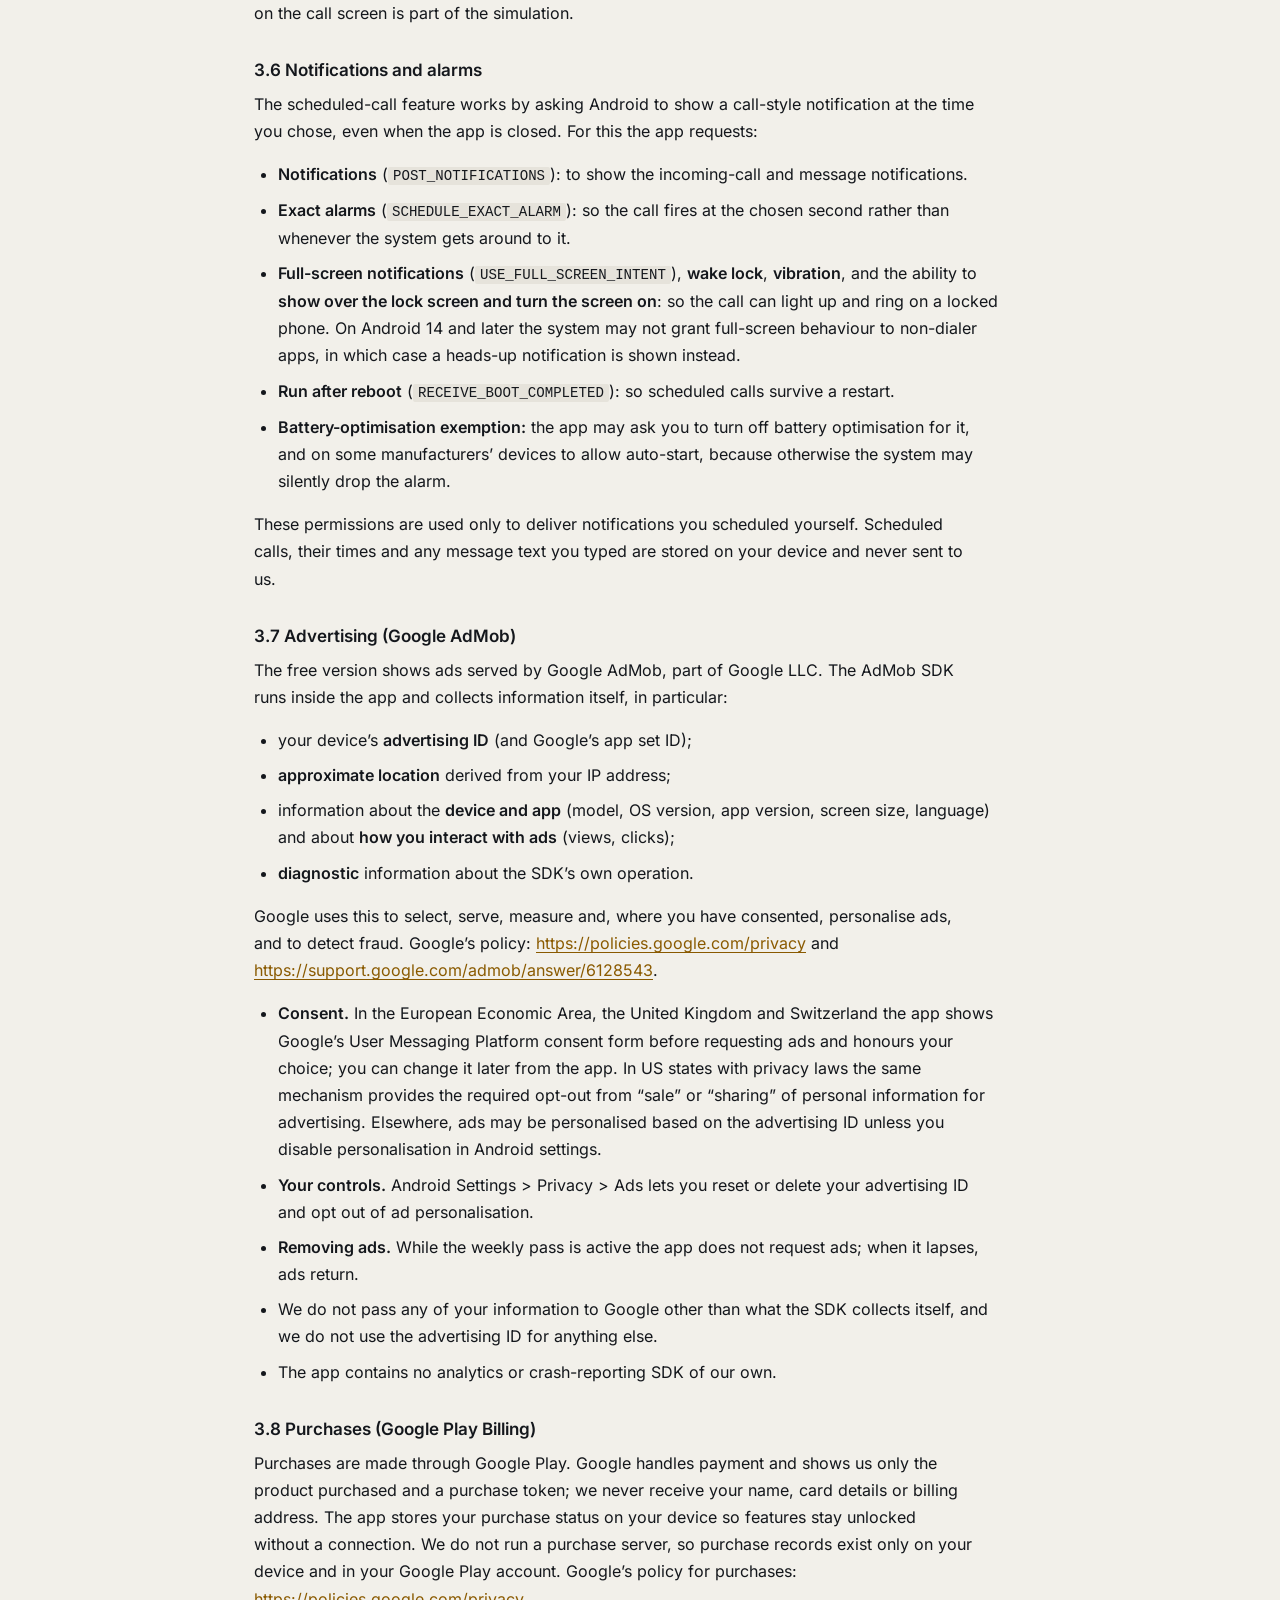
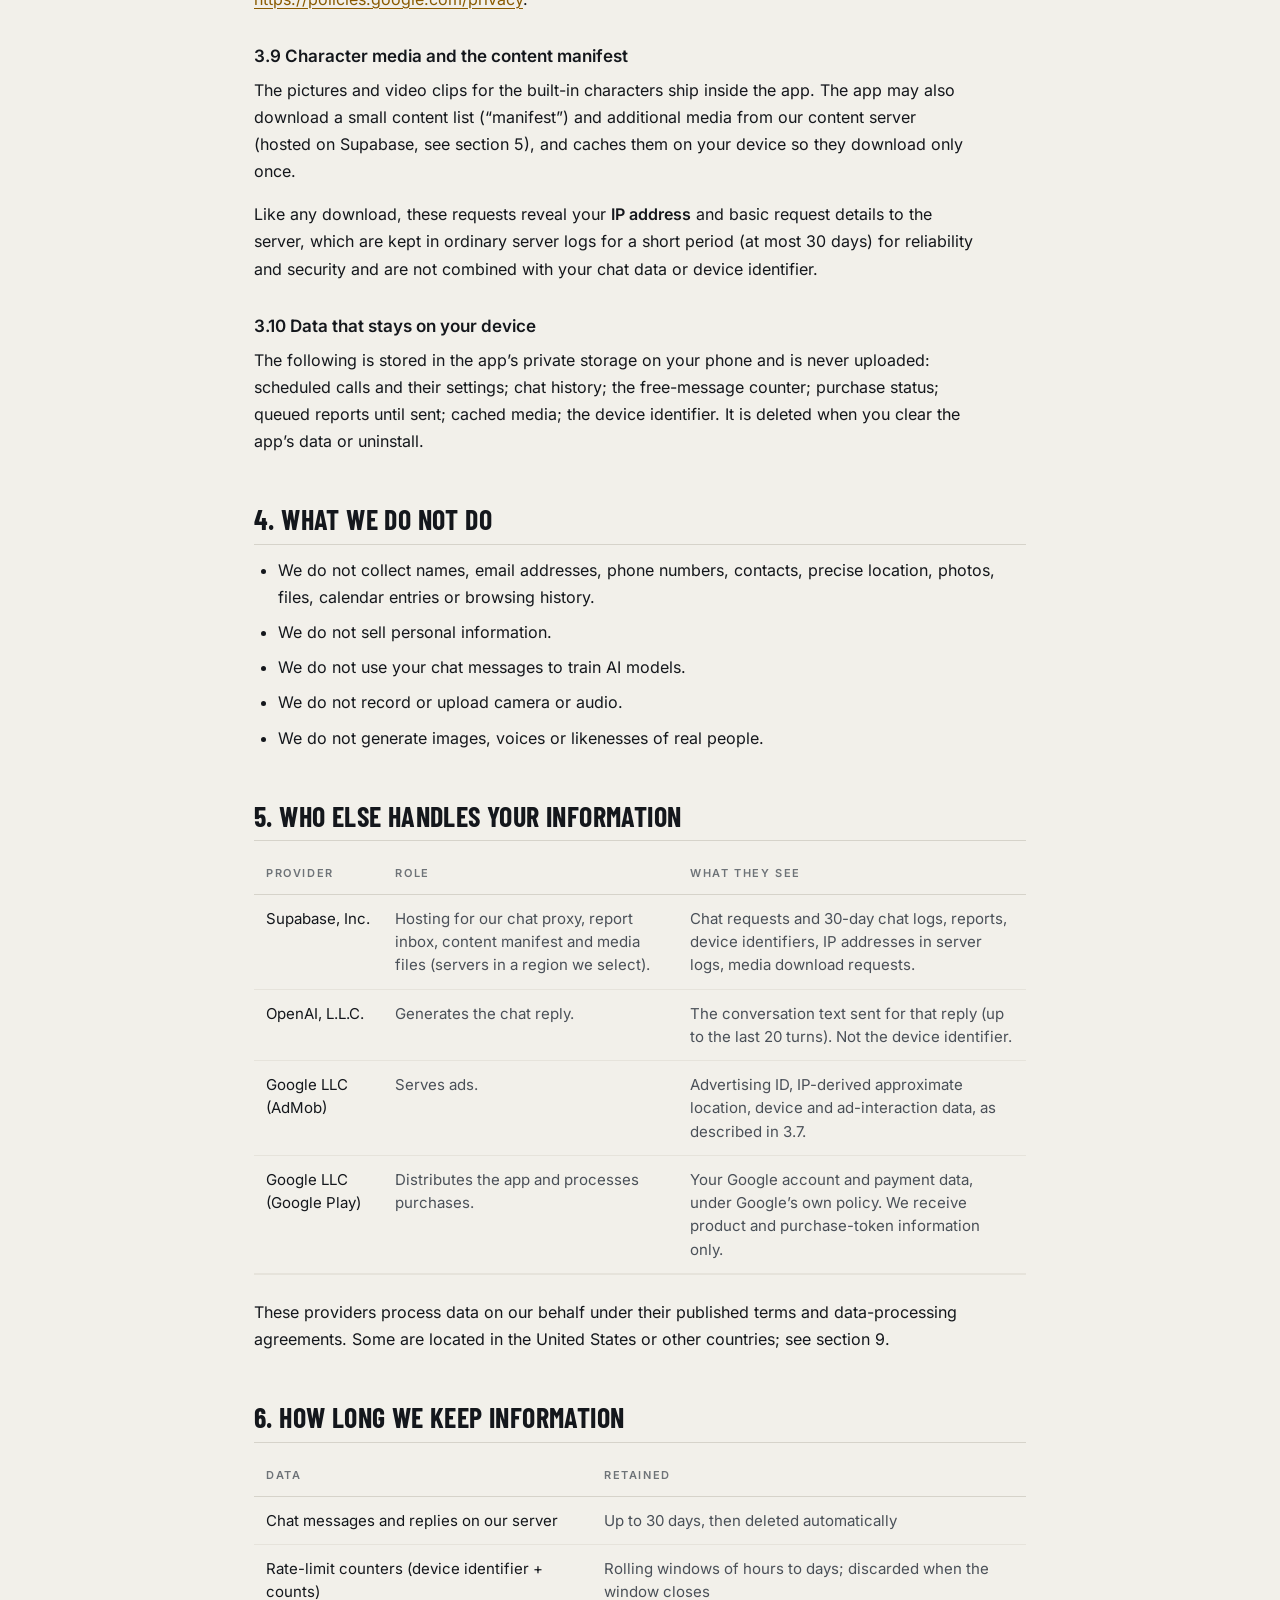
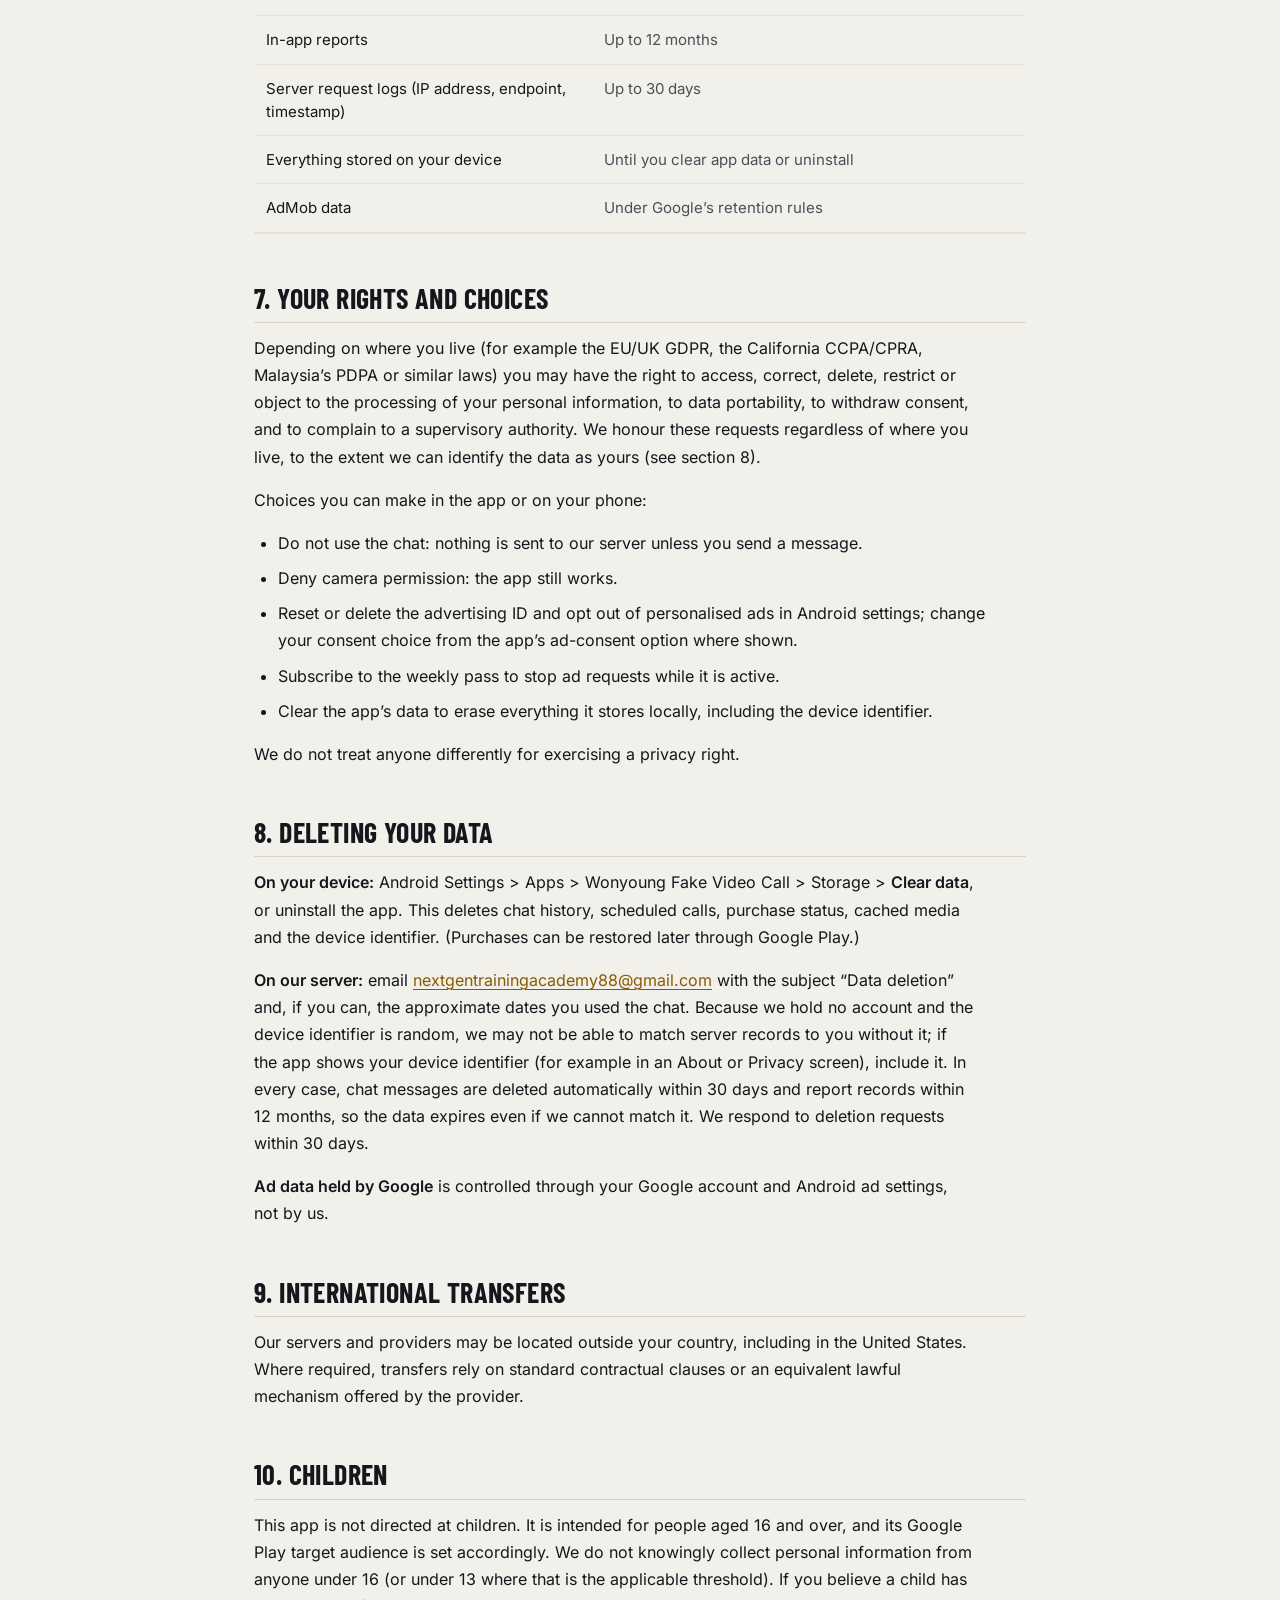
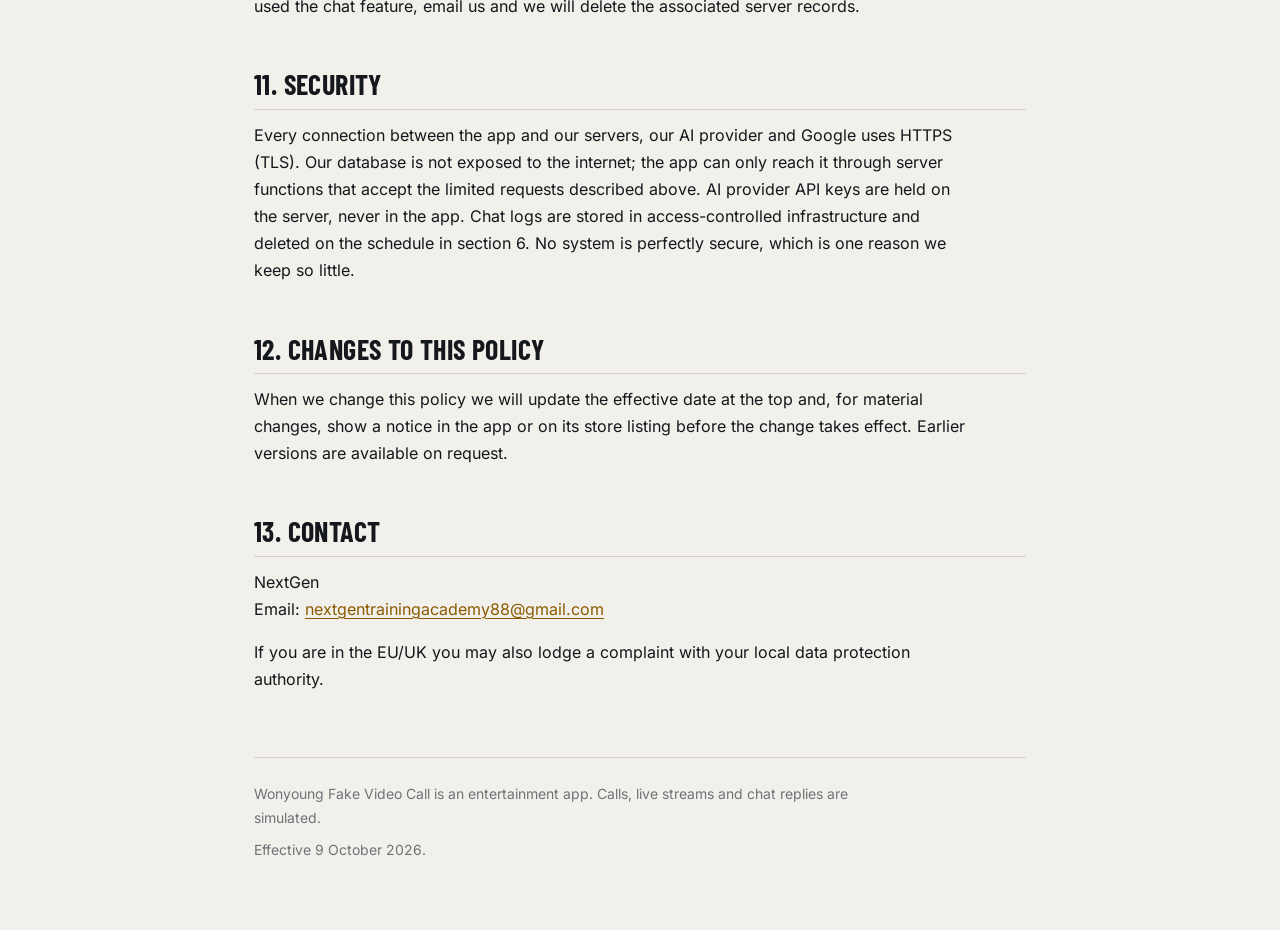
<file: wonyoung-fake-video-call/index.html>
<!doctype html>
<html lang="en">
<head>
<meta charset="utf-8">
<meta name="viewport" content="width=device-width, initial-scale=1">
<title>Privacy Policy — Wonyoung Fake Video Call</title>
<meta name="description" content="Privacy policy for the Wonyoung Fake Video Call Android app: what the app handles, why, who else sees it, how long it is kept, and how to delete it.">
<meta name="robots" content="index, follow">
<link rel="stylesheet" href="fonts.css">
<style>
/* ─────────────────────────────────────────────────────────────────────────
   The printed timetable, not the lit board. Same world as the app
   (src/design/tokens.ts) but inverted for its real use scene: a long legal
   text, read on a phone in daylight or by a reviewer on a desktop, and
   printed as often as it is read. Light by default, dark when the reader
   asks for it. Legibility outranks expression on this page.

   This folder is the deployable unit — index.html plus fonts.css. Copy the
   whole folder to a public host; nothing else is required and nothing is
   fetched from the network.
   ───────────────────────────────────────────────────────────────────────── */
:root{
  --u1:4px; --u2:8px; --u3:12px; --u4:16px; --u6:24px;
  --u8:32px; --u10:40px; --u12:48px; --u16:64px;

  --paper:#F2F0EA;        /* painted letter white, now the ground */
  --paper-raised:#FBFAF7;
  --rule:#D6D3CA;
  --rule-soft:#E6E3DB;
  --ink:#14171C;
  --ink-dim:#4A5058;
  --ink-faint:#6E7378;    /* brushed steel */
  --amber:#8A5A00;        /* the pending lamp, darkened to carry text on paper */
  --amber-lamp:#FFB020;
  --accent-bg:#FDF4E3;

  --font-flap:"Barlow Condensed","Arial Narrow",Haettenschweiler,sans-serif-condensed,sans-serif;
  --font-body:"Inter","Segoe UI",Roboto,system-ui,sans-serif;
  --measure:72ch;
}
@media (prefers-color-scheme:dark){
  :root{
    --paper:#0E1013; --paper-raised:#191C21;
    --rule:#3A3E43; --rule-soft:#22262C;
    --ink:#F2F0EA; --ink-dim:#9BA0A6; --ink-faint:#878C93;
    --amber:#FFB020; --accent-bg:#191C21;
  }
}

*,*::before,*::after{box-sizing:border-box}
html{-webkit-text-size-adjust:100%}
body{
  margin:0;background:var(--paper);color:var(--ink);
  font-family:var(--font-body);font-size:16px;line-height:1.7;
}
::selection{background:var(--amber-lamp);color:#0A0C0E}
:focus-visible{outline:2px solid var(--amber);outline-offset:2px}

a{color:var(--amber);text-decoration:underline;text-underline-offset:3px;text-decoration-thickness:1px}
a:hover{text-decoration-thickness:2px}

/* Frame header — the one piece of the board that survives onto paper. */
.frame{background:var(--paper-raised);border-bottom:1px solid var(--rule)}
.frame-inner{max-width:820px;margin:0 auto;padding:var(--u4) var(--u6);display:flex;align-items:center;gap:var(--u2)}
.lamp{width:var(--u2);height:var(--u2);border-radius:999px;background:var(--amber-lamp);flex:none;box-shadow:0 0 var(--u3) rgba(255,176,32,.5)}
.board-name{font-weight:600;font-size:11px;letter-spacing:3px;text-transform:uppercase;color:var(--ink-faint)}

main{max-width:820px;margin:0 auto;padding:var(--u12) var(--u6) var(--u16)}

h1{
  font-family:var(--font-flap);font-weight:700;
  font-size:clamp(34px,6.5vw,54px);line-height:1.02;letter-spacing:.5px;
  text-transform:uppercase;margin:0 0 var(--u6);
}
h2{
  font-family:var(--font-flap);font-weight:700;
  font-size:clamp(22px,3.2vw,28px);line-height:1.15;letter-spacing:.4px;
  text-transform:uppercase;margin:var(--u12) 0 var(--u3);
  padding-bottom:var(--u2);border-bottom:1px solid var(--rule);
}
h3{
  font-family:var(--font-body);font-weight:600;font-size:17px;line-height:1.4;
  margin:var(--u8) 0 var(--u2);color:var(--ink);
}
/* The policy quotes full URLs inline; without this they push the page wide on a phone. */
p,li,td,dd{overflow-wrap:anywhere}
p,li{max-width:var(--measure)}
p{margin:0 0 var(--u4)}
ul{margin:0 0 var(--u4);padding-left:var(--u6)}
li{margin-bottom:var(--u2)}
strong{font-weight:600}
code{
  font-family:ui-monospace,SFMono-Regular,Menlo,Consolas,monospace;
  font-size:.88em;background:var(--rule-soft);padding:1px 5px;border-radius:2px;
}

/* Masthead block: the identity fields. */
.meta{
  background:var(--paper-raised);border:1px solid var(--rule);border-radius:2px;
  padding:var(--u4) var(--u6);margin:0 0 var(--u8);max-width:var(--measure);
}
.meta dl{margin:0;display:grid;grid-template-columns:auto 1fr;gap:var(--u1) var(--u4)}
.meta dt{font-weight:600;font-size:11px;letter-spacing:1.6px;text-transform:uppercase;color:var(--ink-faint);padding-top:5px}
.meta dd{margin:0}

.standfirst{font-size:18px;line-height:1.65;color:var(--ink-dim)}

/* The short version earns the one tinted panel on the page. */
.summary{
  background:var(--accent-bg);border:1px solid var(--rule);border-radius:2px;
  padding:var(--u6);margin:0 0 var(--u4);
}
.summary ul{margin:0;padding-left:var(--u6)}
.summary li:last-child{margin-bottom:0}

.scroller{overflow-x:auto;margin:0 0 var(--u6);border-bottom:1px solid var(--rule-soft)}
table{border-collapse:collapse;width:100%;min-width:520px;font-size:15px;line-height:1.55}
th{
  text-align:left;font-weight:600;font-size:11px;letter-spacing:1.6px;text-transform:uppercase;
  color:var(--ink-faint);padding:var(--u3);border-bottom:1px solid var(--rule);vertical-align:bottom;
}
td{padding:var(--u3);border-bottom:1px solid var(--rule-soft);color:var(--ink-dim);vertical-align:top}
td:first-child{color:var(--ink);font-weight:500}

hr{border:0;border-top:1px solid var(--rule);margin:var(--u12) 0}

footer{border-top:1px solid var(--rule);margin-top:var(--u16);padding-top:var(--u6);color:var(--ink-faint);font-size:14px}
footer p{margin:0 0 var(--u2)}

@media (max-width:640px){
  main{padding:var(--u8) var(--u4) var(--u12)}
  .frame-inner{padding:var(--u3) var(--u4)}
  .meta{padding:var(--u4)}
  .meta dl{grid-template-columns:1fr;gap:0}
  .meta dt{padding-top:var(--u2)}
  .summary{padding:var(--u4)}
  body{font-size:16px}
}

@media print{
  :root{--paper:#fff;--paper-raised:#fff;--ink:#000;--ink-dim:#222;--ink-faint:#555;--amber:#000;--accent-bg:#fff;--rule:#bbb;--rule-soft:#ddd}
  body{font-size:10.5pt;line-height:1.5}
  main{max-width:none;padding:0}
  .frame{border-bottom:1px solid #bbb}
  .lamp{box-shadow:none;border:1px solid #666}
  h2{page-break-after:avoid}
  h2,h3{page-break-inside:avoid}
  tr,li{page-break-inside:avoid}
  a{color:#000}
  a[href^="http"]::after{content:" (" attr(href) ")";font-size:8pt;color:#555;word-break:break-all}
  .summary{border:1px solid #bbb}
}
</style>
</head>
<body>

<header class="frame">
  <div class="frame-inner">
    <span class="lamp" aria-hidden="true"></span>
    <span class="board-name">Wonyoung Fake Video Call</span>
  </div>
</header>

<main>
  <h1>Privacy Policy</h1>

  <div class="meta">
    <dl>
      <dt>Effective date</dt><dd>9 October 2026</dd>
      <dt>Developer</dt><dd>NextGen (&ldquo;we&rdquo;, &ldquo;us&rdquo;)</dd>
      <dt>Contact</dt><dd><a href="mailto:nextgentrainingacademy88@gmail.com">nextgentrainingacademy88@gmail.com</a></dd>
      <dt>App</dt><dd>Wonyoung Fake Video Call, Android package <code>com.nextgen.wonyoungcall</code></dd>
    </dl>
  </div>

  <p class="standfirst">This policy explains what information the app handles, why, who else sees it, how long it is kept, and what you can do about it. The short version is directly below; the rest is the detail.</p>

  <h2>1. The short version</h2>
  <div class="summary">
    <ul>
      <li><strong>No account.</strong> The app never asks for your name, email address, phone number or password.</li>
      <li><strong>Chat messages leave your phone.</strong> When you use the AI chat, the messages you type are sent to our server and forwarded to a third-party AI provider so a reply can be written. We keep chat messages for up to 30 days for abuse review, then delete them.</li>
      <li><strong>A random device identifier</strong> is generated by the app and sent with chat requests so we can limit how many messages one device can send. It is not your Google account, phone number or advertising ID.</li>
      <li><strong>The camera stays on your phone.</strong> Camera frames are shown on screen only. They are never recorded by the app and never uploaded.</li>
      <li><strong>Ads.</strong> The app shows ads from Google AdMob, which uses your device&rsquo;s advertising ID. You will be asked for consent where the law requires it.</li>
      <li><strong>Purchases</strong> go through Google Play. We never see your payment details.</li>
      <li><strong>Everything else stays on your device</strong>: scheduled calls, chat history, purchase status and cached character media.</li>
    </ul>
  </div>

  <h2>2. What the app does</h2>
  <p>Wonyoung Fake Video Call is an entertainment app. It simulates incoming and outgoing video and voice calls, simulates a live stream using your front camera, and offers a text chat with a fictional character whose replies are written by an AI model. The characters are fictional; the app is not affiliated with or endorsed by any real person or organisation.</p>

  <h2>3. Information we handle, and why</h2>

  <h3>3.1 Device identifier (app-generated)</h3>
  <p>The first time the app needs to contact our server, it generates a random identifier and stores it on your device. This identifier is sent as a request header with chat messages and content reports.</p>
  <ul>
    <li><strong>Why:</strong> to enforce a per-device limit on how many chat messages can be sent, and to group reports and abuse-review records. This is our only defence against automated abuse of the AI chat, because there is no account.</li>
    <li><strong>What it is not:</strong> it is not derived from your hardware, your Google account, your phone number or your advertising ID, and we cannot use it to find out who you are.</li>
    <li><strong>How to reset it:</strong> clearing the app&rsquo;s data (Android Settings &gt; Apps &gt; Wonyoung Fake Video Call &gt; Storage &gt; Clear data) or uninstalling the app deletes it. A new one is generated on next use.</li>
  </ul>

  <h3>3.2 Chat messages</h3>
  <p>When you send a message in the chat, the app sends that message, together with up to the previous 20 messages in that conversation (yours and the character&rsquo;s), to our server. Our server adds the character&rsquo;s instructions and forwards the conversation to a third-party large-language-model provider, <strong>OpenAI</strong> (OpenAI, L.L.C.), which returns the reply. The reply is streamed back to your phone and stored in the app&rsquo;s local database.</p>
  <ul>
    <li><strong>Why:</strong> to generate the character&rsquo;s reply. There is no other use.</li>
    <li><strong>Retention on our server:</strong> we keep chat messages, the reply, the device identifier and the timestamp for <strong>up to 30 days</strong> so we can investigate reports and abuse, then delete them automatically.</li>
    <li><strong>Retention by the AI provider:</strong> OpenAI processes the text to generate the reply and may retain it briefly for security and abuse monitoring under its own terms. We do not send it your device identifier, and we send no other information about you. OpenAI&rsquo;s policy: <a href="https://openai.com/policies/privacy-policy/">https://openai.com/policies/privacy-policy/</a>.</li>
    <li><strong>What not to type:</strong> the chat is a simulation for entertainment. Do not enter personal details, passwords, financial information or anything you would not want stored for 30 days.</li>
    <li><strong>Offline:</strong> when your phone has no connection, or our server cannot be reached, the app answers from a short list of scripted lines stored on the device. Nothing is sent in that case.</li>
  </ul>
  <p>Chat history is stored on your device only. We do not upload your history; the server sees only the recent turns needed to write the next reply.</p>

  <h3>3.3 In-app reports</h3>
  <p>Each AI reply has a Report action. A report contains the reported message, your reason, the character, and your device identifier. If the report cannot be sent immediately it is stored on your device and sent when a connection is available.</p>
  <ul>
    <li><strong>Why:</strong> to review problematic AI output and improve the character&rsquo;s instructions. Reviewing reports is a Google Play requirement for apps that generate content with AI.</li>
    <li><strong>Retention:</strong> reports are kept for up to 12 months, then deleted. The reported message itself is subject to the 30-day chat retention above; the report record keeps its own copy for the review period.</li>
  </ul>

  <h3>3.4 Camera</h3>
  <p>The app asks for camera permission so that your front camera can be shown as your self-view during a simulated video call and as the &ldquo;broadcast&rdquo; during a simulated live stream.</p>
  <ul>
    <li>Camera frames are rendered to the screen and discarded. The app has no code path that records, saves, screenshots or uploads camera frames, and it does not request microphone permission.</li>
    <li>You can give your simulated live stream a profile picture by taking a photo or choosing one from your gallery. On Android 12 and older, choosing from the gallery asks for photo (storage) access. The picture stays on your device and is never uploaded.</li>
    <li>Nothing is actually broadcast. The viewer count, comments, hearts and donations in the live stream are generated on your device.</li>
    <li>If you deny camera permission the call and live-stream screens still work; the self-view area simply stays blank.</li>
  </ul>

  <h3>3.5 Microphone</h3>
  <p>The app does not request microphone permission and does not record audio. The Mute button on the call screen is part of the simulation.</p>

  <h3>3.6 Notifications and alarms</h3>
  <p>The scheduled-call feature works by asking Android to show a call-style notification at the time you chose, even when the app is closed. For this the app requests:</p>
  <ul>
    <li><strong>Notifications</strong> (<code>POST_NOTIFICATIONS</code>): to show the incoming-call and message notifications.</li>
    <li><strong>Exact alarms</strong> (<code>SCHEDULE_EXACT_ALARM</code>): so the call fires at the chosen second rather than whenever the system gets around to it.</li>
    <li><strong>Full-screen notifications</strong> (<code>USE_FULL_SCREEN_INTENT</code>), <strong>wake lock</strong>, <strong>vibration</strong>, and the ability to <strong>show over the lock screen and turn the screen on</strong>: so the call can light up and ring on a locked phone. On Android 14 and later the system may not grant full-screen behaviour to non-dialer apps, in which case a heads-up notification is shown instead.</li>
    <li><strong>Run after reboot</strong> (<code>RECEIVE_BOOT_COMPLETED</code>): so scheduled calls survive a restart.</li>
    <li><strong>Battery-optimisation exemption:</strong> the app may ask you to turn off battery optimisation for it, and on some manufacturers&rsquo; devices to allow auto-start, because otherwise the system may silently drop the alarm.</li>
  </ul>
  <p>These permissions are used only to deliver notifications you scheduled yourself. Scheduled calls, their times and any message text you typed are stored on your device and never sent to us.</p>

  <h3 id="ads">3.7 Advertising (Google AdMob)</h3>
  <p>The free version shows ads served by Google AdMob, part of Google LLC. The AdMob SDK runs inside the app and collects information itself, in particular:</p>
  <ul>
    <li>your device&rsquo;s <strong>advertising ID</strong> (and Google&rsquo;s app set ID);</li>
    <li><strong>approximate location</strong> derived from your IP address;</li>
    <li>information about the <strong>device and app</strong> (model, OS version, app version, screen size, language) and about <strong>how you interact with ads</strong> (views, clicks);</li>
    <li><strong>diagnostic</strong> information about the SDK&rsquo;s own operation.</li>
  </ul>
  <p>Google uses this to select, serve, measure and, where you have consented, personalise ads, and to detect fraud. Google&rsquo;s policy: <a href="https://policies.google.com/privacy">https://policies.google.com/privacy</a> and <a href="https://support.google.com/admob/answer/6128543">https://support.google.com/admob/answer/6128543</a>.</p>
  <ul>
    <li><strong>Consent.</strong> In the European Economic Area, the United Kingdom and Switzerland the app shows Google&rsquo;s User Messaging Platform consent form before requesting ads and honours your choice; you can change it later from the app. In US states with privacy laws the same mechanism provides the required opt-out from &ldquo;sale&rdquo; or &ldquo;sharing&rdquo; of personal information for advertising. Elsewhere, ads may be personalised based on the advertising ID unless you disable personalisation in Android settings.</li>
    <li><strong>Your controls.</strong> Android Settings &gt; Privacy &gt; Ads lets you reset or delete your advertising ID and opt out of ad personalisation.</li>
    <li><strong>Removing ads.</strong> While the weekly pass is active the app does not request ads; when it lapses, ads return.</li>
    <li>We do not pass any of your information to Google other than what the SDK collects itself, and we do not use the advertising ID for anything else.</li>
    <li>The app contains no analytics or crash-reporting SDK of our own.</li>
  </ul>

  <h3>3.8 Purchases (Google Play Billing)</h3>
  <p>Purchases are made through Google Play. Google handles payment and shows us only the product purchased and a purchase token; we never receive your name, card details or billing address. The app stores your purchase status on your device so features stay unlocked without a connection. We do not run a purchase server, so purchase records exist only on your device and in your Google Play account. Google&rsquo;s policy for purchases: <a href="https://policies.google.com/privacy">https://policies.google.com/privacy</a>.</p>

  <h3>3.9 Character media and the content manifest</h3>
  <p>The pictures and video clips for the built-in characters ship inside the app. The app may also download a small content list (&ldquo;manifest&rdquo;) and additional media from our content server (hosted on Supabase, see section 5), and caches them on your device so they download only once.</p>
  <p>Like any download, these requests reveal your <strong>IP address</strong> and basic request details to the server, which are kept in ordinary server logs for a short period (at most 30 days) for reliability and security and are not combined with your chat data or device identifier.</p>

  <h3>3.10 Data that stays on your device</h3>
  <p>The following is stored in the app&rsquo;s private storage on your phone and is never uploaded: scheduled calls and their settings; chat history; the free-message counter; purchase status; queued reports until sent; cached media; the device identifier. It is deleted when you clear the app&rsquo;s data or uninstall.</p>

  <h2>4. What we do not do</h2>
  <ul>
    <li>We do not collect names, email addresses, phone numbers, contacts, precise location, photos, files, calendar entries or browsing history.</li>
    <li>We do not sell personal information.</li>
    <li>We do not use your chat messages to train AI models.</li>
    <li>We do not record or upload camera or audio.</li>
    <li>We do not generate images, voices or likenesses of real people.</li>
  </ul>

  <h2>5. Who else handles your information</h2>
  <div class="scroller">
    <table>
      <thead><tr><th>Provider</th><th>Role</th><th>What they see</th></tr></thead>
      <tbody>
        <tr>
          <td>Supabase, Inc.</td>
          <td>Hosting for our chat proxy, report inbox, content manifest and media files (servers in a region we select).</td>
          <td>Chat requests and 30-day chat logs, reports, device identifiers, IP addresses in server logs, media download requests.</td>
        </tr>
        <tr>
          <td>OpenAI, L.L.C.</td>
          <td>Generates the chat reply.</td>
          <td>The conversation text sent for that reply (up to the last 20 turns). Not the device identifier.</td>
        </tr>
        <tr>
          <td>Google LLC (AdMob)</td>
          <td>Serves ads.</td>
          <td>Advertising ID, IP-derived approximate location, device and ad-interaction data, as described in 3.7.</td>
        </tr>
        <tr>
          <td>Google LLC (Google Play)</td>
          <td>Distributes the app and processes purchases.</td>
          <td>Your Google account and payment data, under Google&rsquo;s own policy. We receive product and purchase-token information only.</td>
        </tr>
      </tbody>
    </table>
  </div>
  <p>These providers process data on our behalf under their published terms and data-processing agreements. Some are located in the United States or other countries; see section 9.</p>

  <h2>6. How long we keep information</h2>
  <div class="scroller">
    <table>
      <thead><tr><th>Data</th><th>Retained</th></tr></thead>
      <tbody>
        <tr><td>Chat messages and replies on our server</td><td>Up to 30 days, then deleted automatically</td></tr>
        <tr><td>Rate-limit counters (device identifier + counts)</td><td>Rolling windows of hours to days; discarded when the window closes</td></tr>
        <tr><td>In-app reports</td><td>Up to 12 months</td></tr>
        <tr><td>Server request logs (IP address, endpoint, timestamp)</td><td>Up to 30 days</td></tr>
        <tr><td>Everything stored on your device</td><td>Until you clear app data or uninstall</td></tr>
        <tr><td>AdMob data</td><td>Under Google&rsquo;s retention rules</td></tr>
      </tbody>
    </table>
  </div>

  <h2>7. Your rights and choices</h2>
  <p>Depending on where you live (for example the EU/UK GDPR, the California CCPA/CPRA, Malaysia&rsquo;s PDPA or similar laws) you may have the right to access, correct, delete, restrict or object to the processing of your personal information, to data portability, to withdraw consent, and to complain to a supervisory authority. We honour these requests regardless of where you live, to the extent we can identify the data as yours (see section 8).</p>
  <p>Choices you can make in the app or on your phone:</p>
  <ul>
    <li>Do not use the chat: nothing is sent to our server unless you send a message.</li>
    <li>Deny camera permission: the app still works.</li>
    <li>Reset or delete the advertising ID and opt out of personalised ads in Android settings; change your consent choice from the app&rsquo;s ad-consent option where shown.</li>
    <li>Subscribe to the weekly pass to stop ad requests while it is active.</li>
    <li>Clear the app&rsquo;s data to erase everything it stores locally, including the device identifier.</li>
  </ul>
  <p>We do not treat anyone differently for exercising a privacy right.</p>

  <h2 id="delete-your-data">8. Deleting your data</h2>
  <p><strong>On your device:</strong> Android Settings &gt; Apps &gt; Wonyoung Fake Video Call &gt; Storage &gt; <strong>Clear data</strong>, or uninstall the app. This deletes chat history, scheduled calls, purchase status, cached media and the device identifier. (Purchases can be restored later through Google Play.)</p>
  <p><strong>On our server:</strong> email <a href="mailto:nextgentrainingacademy88@gmail.com?subject=Data%20deletion">nextgentrainingacademy88@gmail.com</a> with the subject &ldquo;Data deletion&rdquo; and, if you can, the approximate dates you used the chat. Because we hold no account and the device identifier is random, we may not be able to match server records to you without it; if the app shows your device identifier (for example in an About or Privacy screen), include it. In every case, chat messages are deleted automatically within 30 days and report records within 12 months, so the data expires even if we cannot match it. We respond to deletion requests within 30 days.</p>
  <p><strong>Ad data held by Google</strong> is controlled through your Google account and Android ad settings, not by us.</p>

  <h2>9. International transfers</h2>
  <p>Our servers and providers may be located outside your country, including in the United States. Where required, transfers rely on standard contractual clauses or an equivalent lawful mechanism offered by the provider.</p>

  <h2>10. Children</h2>
  <p>This app is not directed at children. It is intended for people aged 16 and over, and its Google Play target audience is set accordingly. We do not knowingly collect personal information from anyone under 16 (or under 13 where that is the applicable threshold). If you believe a child has used the chat feature, email us and we will delete the associated server records.</p>

  <h2>11. Security</h2>
  <p>Every connection between the app and our servers, our AI provider and Google uses HTTPS (TLS). Our database is not exposed to the internet; the app can only reach it through server functions that accept the limited requests described above. AI provider API keys are held on the server, never in the app. Chat logs are stored in access-controlled infrastructure and deleted on the schedule in section 6. No system is perfectly secure, which is one reason we keep so little.</p>

  <h2>12. Changes to this policy</h2>
  <p>When we change this policy we will update the effective date at the top and, for material changes, show a notice in the app or on its store listing before the change takes effect. Earlier versions are available on request.</p>

  <h2>13. Contact</h2>
  <p>NextGen<br>
  Email: <a href="mailto:nextgentrainingacademy88@gmail.com">nextgentrainingacademy88@gmail.com</a></p>
  <p>If you are in the EU/UK you may also lodge a complaint with your local data protection authority.</p>

  <footer>
    <p>Wonyoung Fake Video Call is an entertainment app. Calls, live streams and chat replies are simulated.</p>
    <p>Effective 9 October 2026.</p>
  </footer>
</main>

</body>
</html>
</file>
